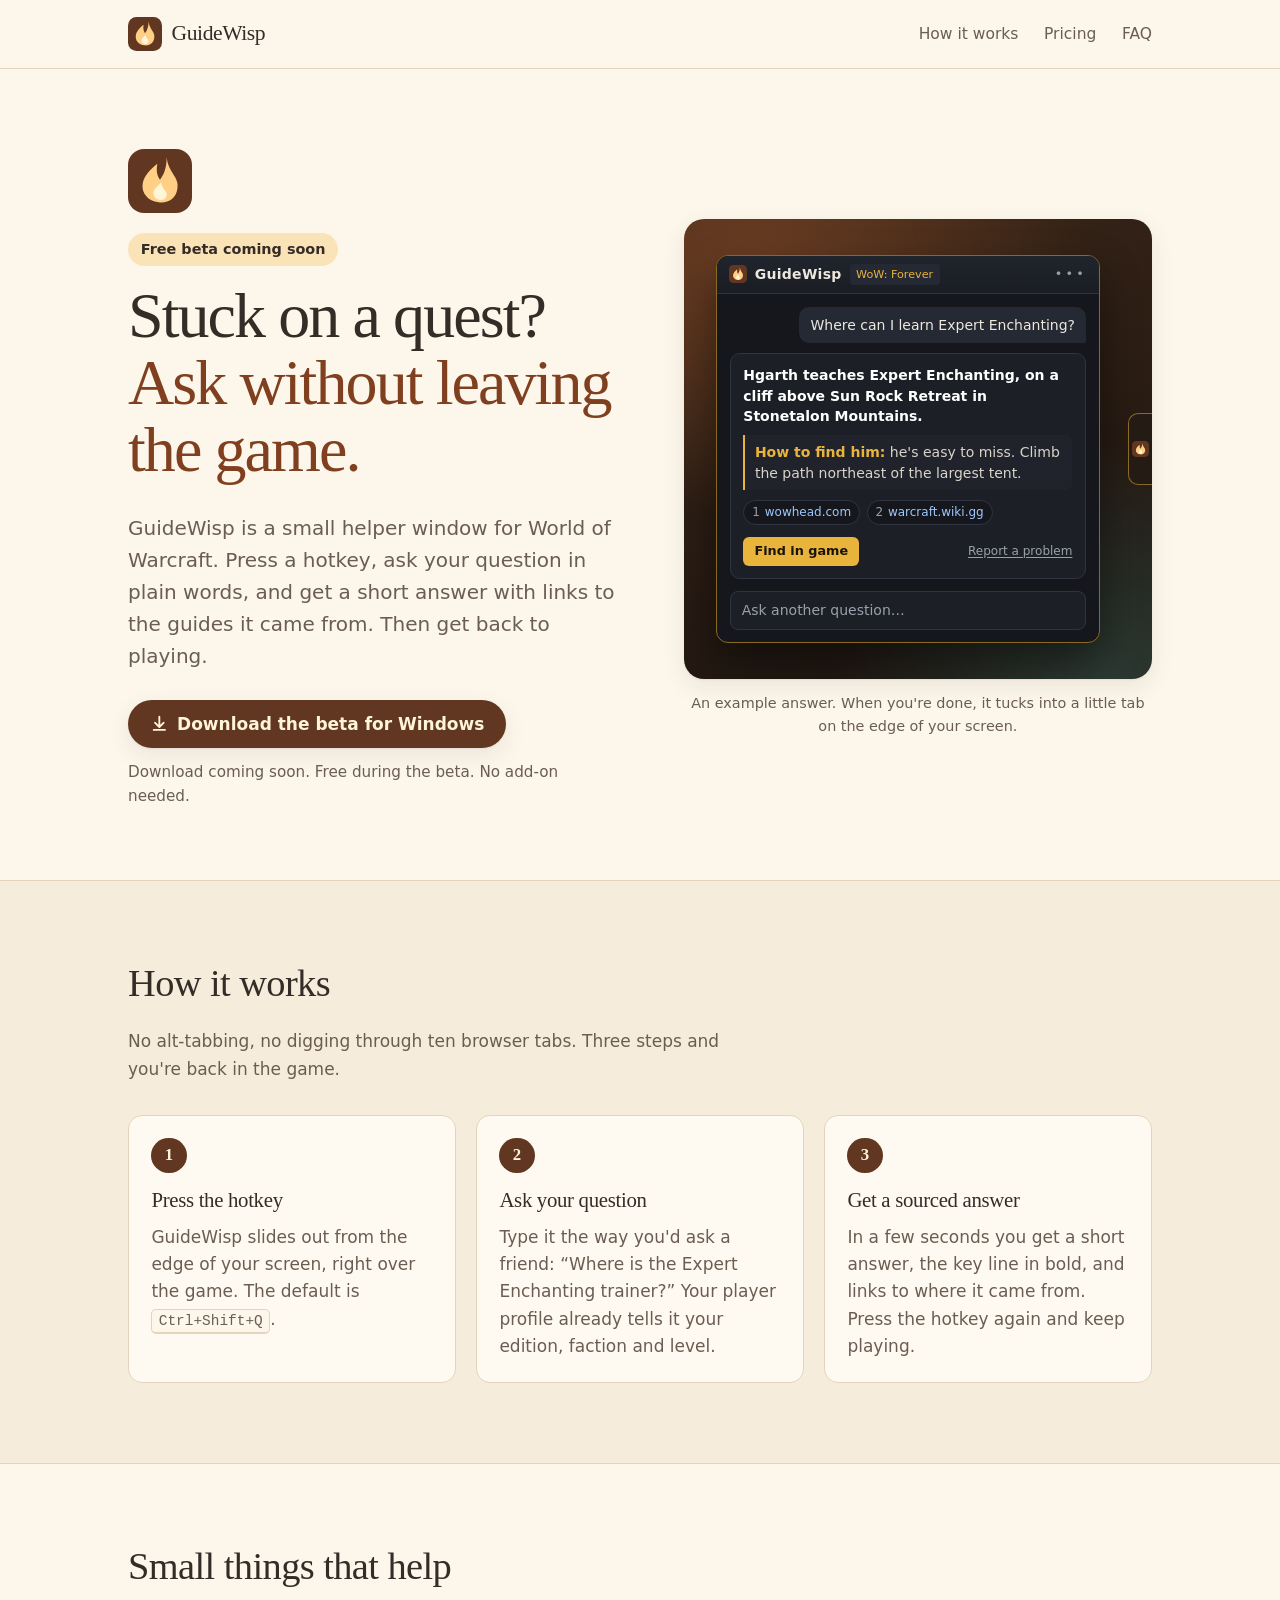
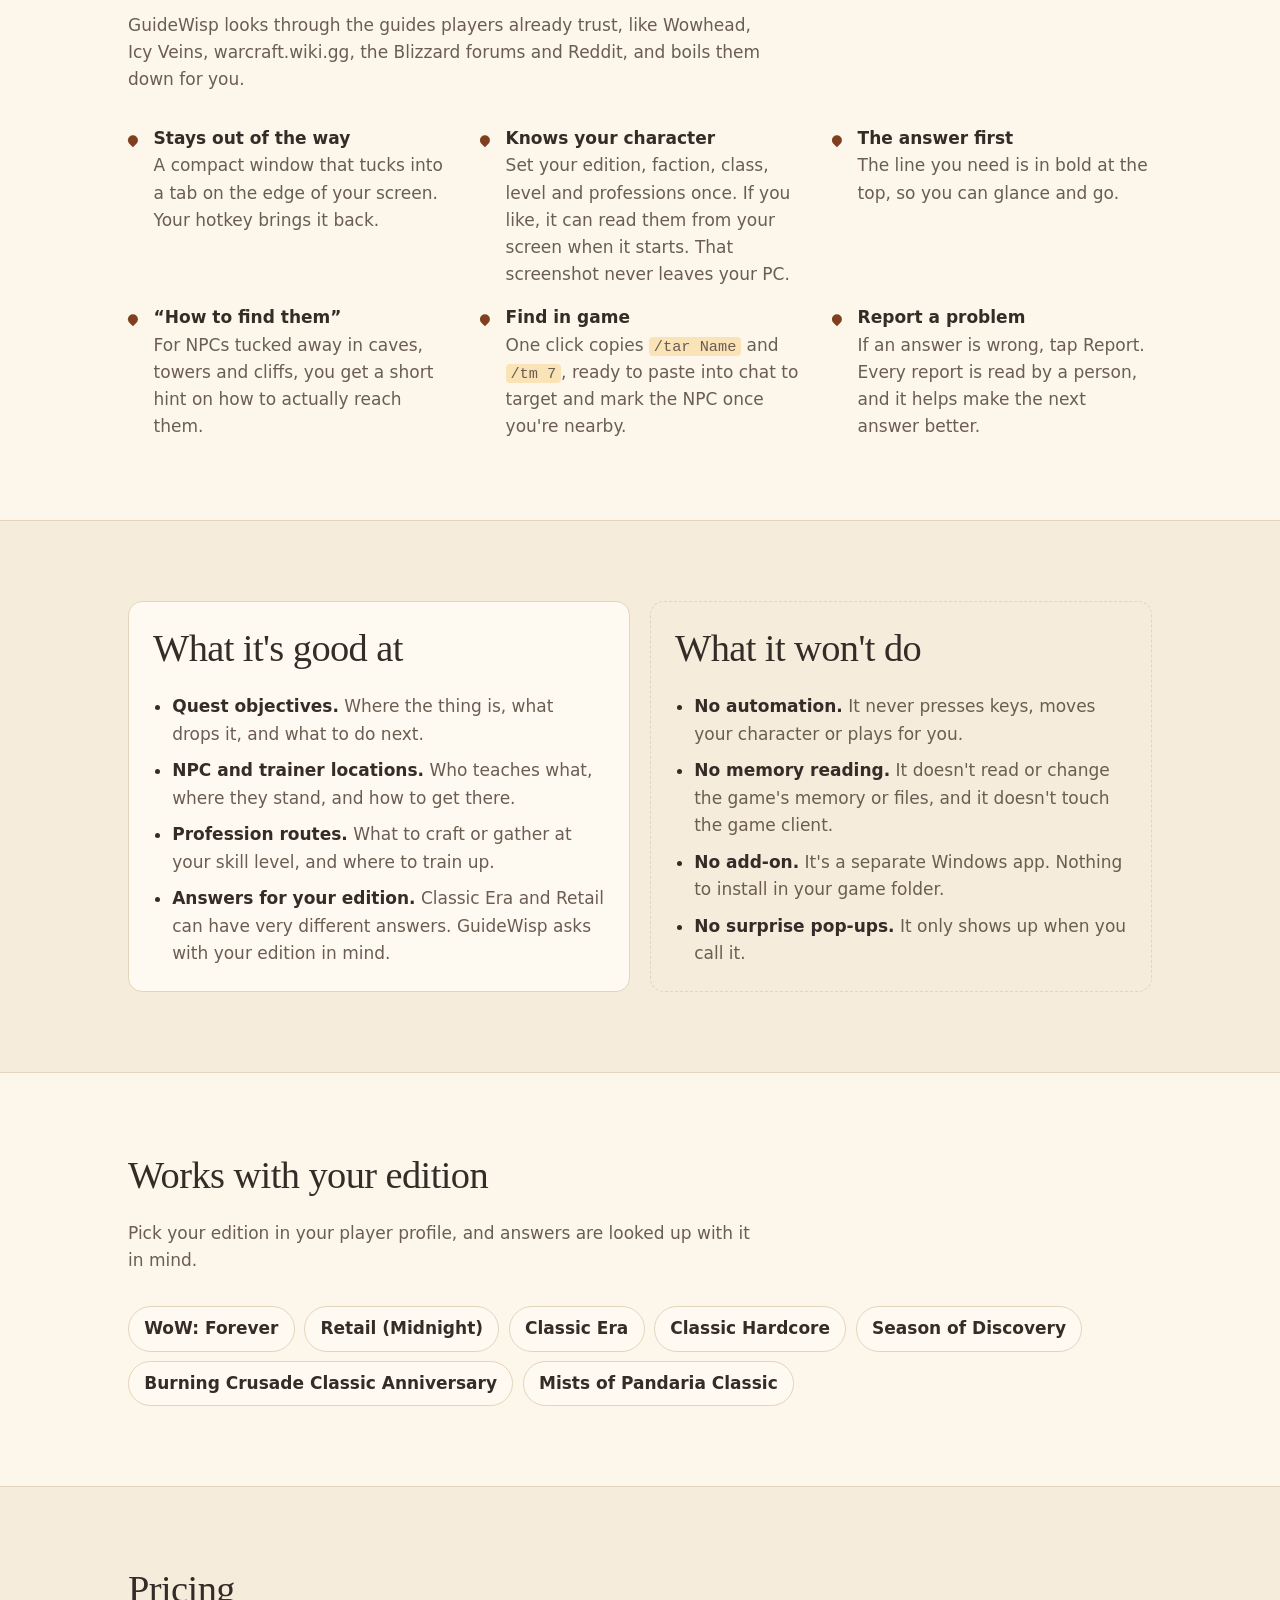
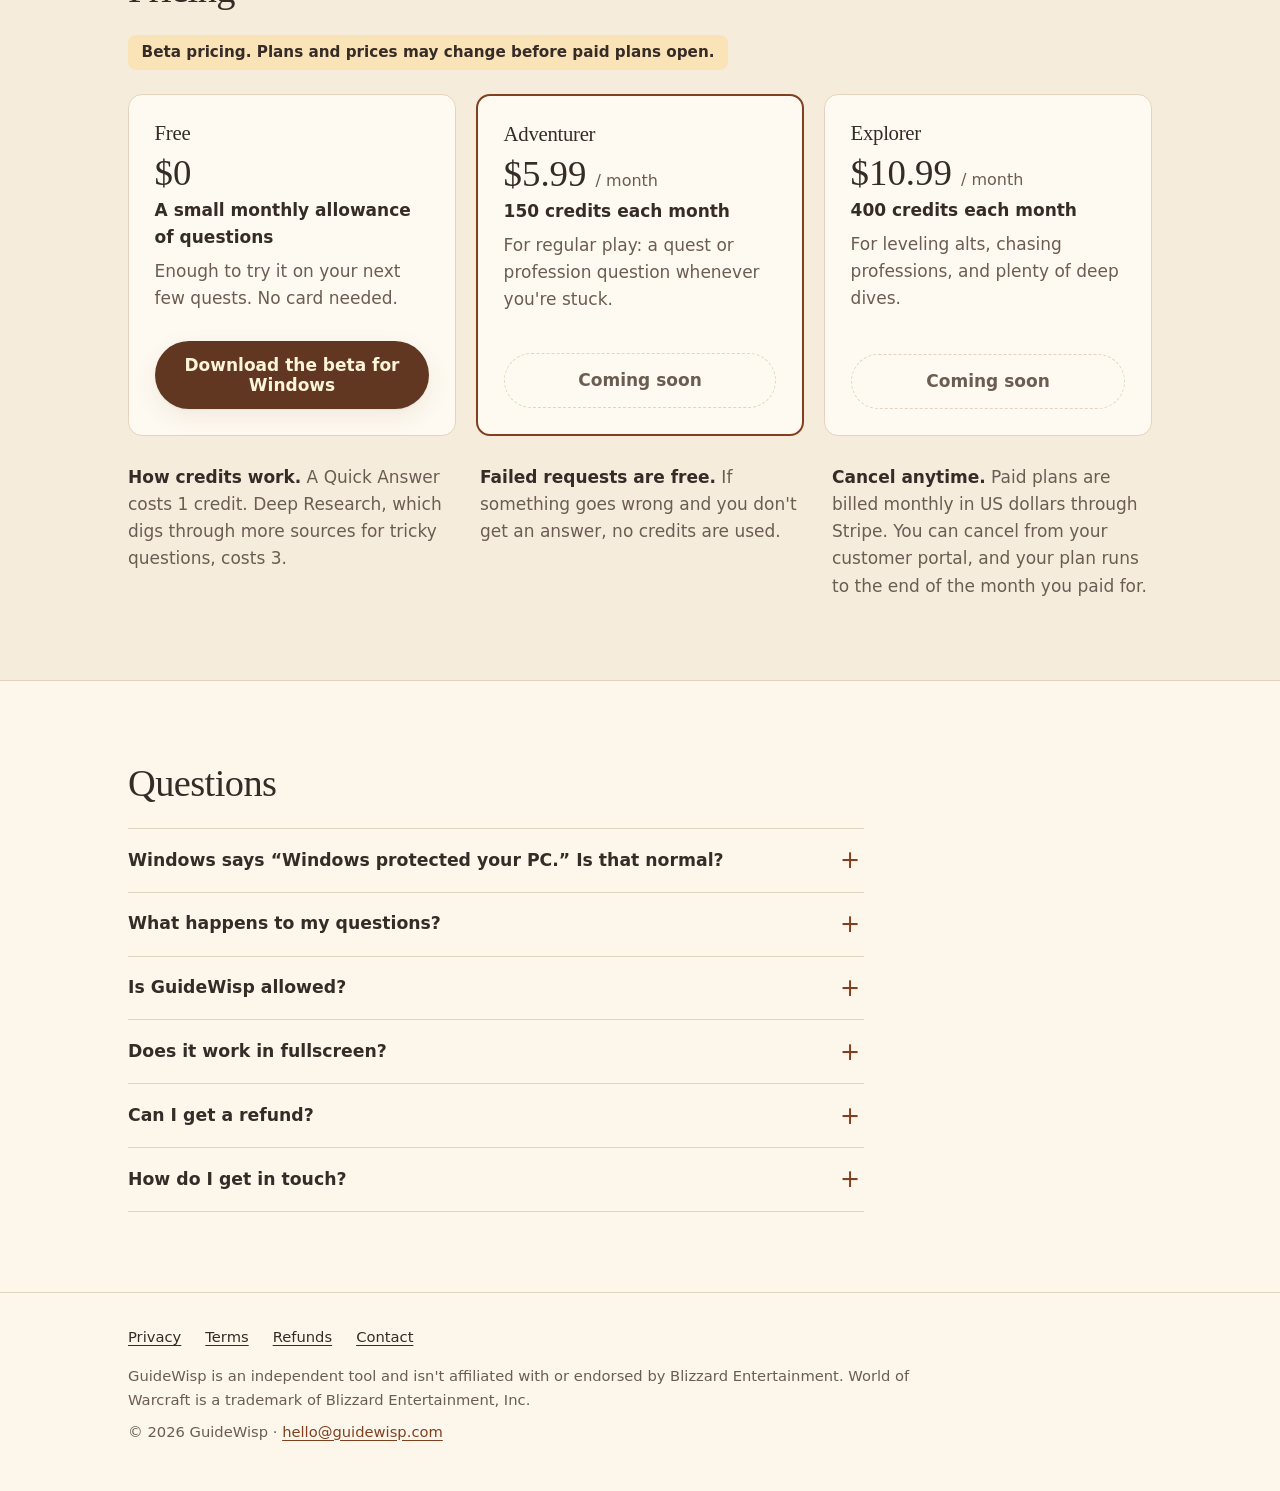
<file: index.html>
<!doctype html>
<html lang="en">
<head>
  <meta charset="utf-8">
  <meta name="viewport" content="width=device-width, initial-scale=1">
  <title>GuideWisp: ask your WoW questions without leaving the game</title>
  <meta name="description" content="Stuck on a quest? GuideWisp is a small Windows helper for World of Warcraft. Press a hotkey, ask in plain words, and get a short answer with links to the guides it came from.">
  <meta name="color-scheme" content="light dark">
  <meta name="theme-color" content="#fcf6eb" media="(prefers-color-scheme: light)">
  <meta name="theme-color" content="#17110d" media="(prefers-color-scheme: dark)">
  <link rel="canonical" href="https://guidewisp.com/">
  <meta property="og:type" content="website">
  <meta property="og:site_name" content="GuideWisp">
  <meta property="og:title" content="GuideWisp: stuck on a quest? Ask without leaving the game.">
  <meta property="og:description" content="A small Windows helper for World of Warcraft. Press a hotkey, ask, and get a short answer with its sources.">
  <meta property="og:url" content="https://guidewisp.com/">
  <meta property="og:image" content="https://guidewisp.com/og-image.png">
  <meta property="og:image:width" content="1200">
  <meta property="og:image:height" content="630">
  <meta property="og:image:alt" content="The GuideWisp logo, a warm flame on a dark brown square, next to the GuideWisp name.">
  <meta name="twitter:card" content="summary_large_image">
  <link rel="icon" href="favicon.svg" type="image/svg+xml">
  <link rel="stylesheet" href="style.css">
</head>
<body>
  <a class="skip" href="#main">Skip to content</a>

  <header class="site-header">
    <div class="wrap">
      <a class="brand" href="index.html" aria-label="GuideWisp home">
        <img src="favicon.svg" alt="" width="34" height="34">
        GuideWisp
      </a>
      <nav class="site-nav" aria-label="Main">
        <a class="optional" href="#how">How it works</a>
        <a href="#pricing">Pricing</a>
        <a href="#faq">FAQ</a>
      </nav>
    </div>
  </header>

  <main id="main">
    <section class="hero">
      <div class="wrap">
        <div>
          <img class="hero-logo" src="favicon.svg" alt="" width="64" height="64">
          <span class="badge">Free beta coming soon</span>
          <h1>Stuck on a quest? <span>Ask without leaving the game.</span></h1>
          <p class="lede">GuideWisp is a small helper window for World of Warcraft. Press a hotkey, ask your question in plain words, and get a short answer with links to the guides it came from. Then get back to playing.</p>
          <div class="cta-row">
            <a class="button" role="link" aria-disabled="true" title="Coming soon">
              <svg viewBox="0 0 20 20" aria-hidden="true"><path fill="currentColor" d="M10 2a1 1 0 0 1 1 1v8.6l2.8-2.8a1 1 0 1 1 1.4 1.4l-4.5 4.5a1 1 0 0 1-1.4 0L4.8 10.2a1 1 0 1 1 1.4-1.4L9 11.6V3a1 1 0 0 1 1-1Zm-6 14h12a1 1 0 1 1 0 2H4a1 1 0 1 1 0-2Z"/></svg>
              Download the beta for Windows
            </a>
            <p class="cta-note">Download coming soon. Free during the beta. No add-on needed.</p>
          </div>
        </div>

        <figure style="margin:0">
          <div class="scene" role="img" aria-label="Illustration of the GuideWisp window. The player asks where to learn Expert Enchanting. The answer, in bold: Hgarth teaches Expert Enchanting, on a cliff above Sun Rock Retreat in Stonetalon Mountains. A hint explains how to reach him, two source links are shown, and a Find in game button sits under the answer.">
            <div class="overlay" aria-hidden="true">
              <div class="ov-bar">
                <img src="favicon.svg" alt="" width="18" height="18">
                <span class="ov-name">GuideWisp</span>
                <span class="ov-chip">WoW: Forever</span>
                <span class="ov-dots">&#8226;&#8226;&#8226;</span>
              </div>
              <div class="ov-body">
                <div class="ov-q">Where can I learn Expert Enchanting?</div>
                <div class="ov-a">
                  <p><strong>Hgarth teaches Expert Enchanting, on a cliff above Sun Rock Retreat in Stonetalon Mountains.</strong></p>
                  <div class="ov-hint"><b>How to find him:</b> he's easy to miss. Climb the path northeast of the largest tent.</div>
                  <div class="ov-sources">
                    <span class="ov-source"><span>1</span> wowhead.com</span>
                    <span class="ov-source"><span>2</span> warcraft.wiki.gg</span>
                  </div>
                  <div class="ov-actions">
                    <span class="ov-find">Find in game</span>
                    <span class="ov-report">Report a problem</span>
                  </div>
                </div>
              </div>
              <div class="ov-input">Ask another question&hellip;</div>
            </div>
            <span class="edge-tab" aria-hidden="true"><img src="favicon.svg" alt="" width="16" height="16"></span>
          </div>
          <figcaption class="scene-caption">An example answer. When you're done, it tucks into a little tab on the edge of your screen.</figcaption>
        </figure>
      </div>
    </section>

    <section class="section soft" id="how">
      <div class="wrap">
        <h2>How it works</h2>
        <p class="section-intro">No alt-tabbing, no digging through ten browser tabs. Three steps and you're back in the game.</p>
        <ol class="steps">
          <li>
            <h3>Press the hotkey</h3>
            <p>GuideWisp slides out from the edge of your screen, right over the game. The default is <kbd>Ctrl+Shift+Q</kbd>.</p>
          </li>
          <li>
            <h3>Ask your question</h3>
            <p>Type it the way you'd ask a friend: &ldquo;Where is the Expert Enchanting trainer?&rdquo; Your player profile already tells it your edition, faction and level.</p>
          </li>
          <li>
            <h3>Get a sourced answer</h3>
            <p>In a few seconds you get a short answer, the key line in bold, and links to where it came from. Press the hotkey again and keep playing.</p>
          </li>
        </ol>
      </div>
    </section>

    <section class="section">
      <div class="wrap">
        <h2>Small things that help</h2>
        <p class="section-intro">GuideWisp looks through the guides players already trust, like Wowhead, Icy Veins, warcraft.wiki.gg, the Blizzard forums and Reddit, and boils them down for you.</p>
        <ul class="features">
          <li><strong>Stays out of the way</strong><span>A compact window that tucks into a tab on the edge of your screen. Your hotkey brings it back.</span></li>
          <li><strong>Knows your character</strong><span>Set your edition, faction, class, level and professions once. If you like, it can read them from your screen when it starts. That screenshot never leaves your PC.</span></li>
          <li><strong>The answer first</strong><span>The line you need is in bold at the top, so you can glance and go.</span></li>
          <li><strong>&ldquo;How to find them&rdquo;</strong><span>For NPCs tucked away in caves, towers and cliffs, you get a short hint on how to actually reach them.</span></li>
          <li><strong>Find in game</strong><span>One click copies <code>/tar Name</code> and <code>/tm 7</code>, ready to paste into chat to target and mark the NPC once you're nearby.</span></li>
          <li><strong>Report a problem</strong><span>If an answer is wrong, tap Report. Every report is read by a person, and it helps make the next answer better.</span></li>
        </ul>
      </div>
    </section>

    <section class="section soft">
      <div class="wrap">
        <div class="two-col">
          <div class="panel">
            <h2>What it's good at</h2>
            <ul>
              <li><strong>Quest objectives.</strong> <span>Where the thing is, what drops it, and what to do next.</span></li>
              <li><strong>NPC and trainer locations.</strong> <span>Who teaches what, where they stand, and how to get there.</span></li>
              <li><strong>Profession routes.</strong> <span>What to craft or gather at your skill level, and where to train up.</span></li>
              <li><strong>Answers for your edition.</strong> <span>Classic Era and Retail can have very different answers. GuideWisp asks with your edition in mind.</span></li>
            </ul>
          </div>
          <div class="panel wont">
            <h2>What it won't do</h2>
            <ul>
              <li><strong>No automation.</strong> <span>It never presses keys, moves your character or plays for you.</span></li>
              <li><strong>No memory reading.</strong> <span>It doesn't read or change the game's memory or files, and it doesn't touch the game client.</span></li>
              <li><strong>No add-on.</strong> <span>It's a separate Windows app. Nothing to install in your game folder.</span></li>
              <li><strong>No surprise pop-ups.</strong> <span>It only shows up when you call it.</span></li>
            </ul>
          </div>
        </div>
      </div>
    </section>

    <section class="section" id="editions">
      <div class="wrap">
        <h2>Works with your edition</h2>
        <p class="section-intro">Pick your edition in your player profile, and answers are looked up with it in mind.</p>
        <ul class="editions">
          <li>WoW: Forever</li>
          <li>Retail (Midnight)</li>
          <li>Classic Era</li>
          <li>Classic Hardcore</li>
          <li>Season of Discovery</li>
          <li>Burning Crusade Classic Anniversary</li>
          <li>Mists of Pandaria Classic</li>
        </ul>
      </div>
    </section>

    <section class="section soft" id="pricing">
      <div class="wrap">
        <h2>Pricing</h2>
        <span class="notice">Beta pricing. Plans and prices may change before paid plans open.</span>
        <div class="plans">
          <article class="plan">
            <h3>Free</h3>
            <p class="price">$0</p>
            <p class="allowance">A small monthly allowance of questions</p>
            <p>Enough to try it on your next few quests. No card needed.</p>
            <div class="plan-cta"><a class="button" role="link" aria-disabled="true" title="Coming soon">Download the beta for Windows</a></div>
          </article>
          <article class="plan featured">
            <h3>Adventurer</h3>
            <p class="price">$5.99 <small>/ month</small></p>
            <p class="allowance">150 credits each month</p>
            <p>For regular play: a quest or profession question whenever you're stuck.</p>
            <div class="plan-cta"><span class="soon">Coming soon</span></div>
          </article>
          <article class="plan">
            <h3>Explorer</h3>
            <p class="price">$10.99 <small>/ month</small></p>
            <p class="allowance">400 credits each month</p>
            <p>For leveling alts, chasing professions, and plenty of deep dives.</p>
            <div class="plan-cta"><span class="soon">Coming soon</span></div>
          </article>
        </div>
        <div class="credit-notes">
          <p><strong>How credits work.</strong> A Quick Answer costs 1 credit. Deep Research, which digs through more sources for tricky questions, costs 3.</p>
          <p><strong>Failed requests are free.</strong> If something goes wrong and you don't get an answer, no credits are used.</p>
          <p><strong>Cancel anytime.</strong> Paid plans are billed monthly in US dollars through Stripe. You can cancel from your customer portal, and your plan runs to the end of the month you paid for.</p>
        </div>
      </div>
    </section>

    <section class="section" id="faq">
      <div class="wrap">
        <h2>Questions</h2>
        <div class="faq">
          <details>
            <summary>Windows says &ldquo;Windows protected your PC.&rdquo; Is that normal?</summary>
            <div>
              <p>Yes. The beta isn't code-signed yet, so Windows SmartScreen shows a blue warning the first time you open it. Click <strong>More info</strong>, then <strong>Run anyway</strong>. You only need to do this once.</p>
            </div>
          </details>
          <details>
            <summary>What happens to my questions?</summary>
            <div>
              <p>There's no account, just an anonymous random id for each install. Your question goes through our server to the AI service and web search that find your answer, and usage sharing stays off unless you turn it on. <a href="privacy.html">Read the privacy policy</a>.</p>
            </div>
          </details>
          <details>
            <summary>Is GuideWisp allowed?</summary>
            <div>
              <p>GuideWisp is a separate Windows app. It doesn't read the game's memory, automate anything or interact with the game client, and there's no add-on. In that way it's a lot like having a guide open in a browser window.</p>
              <p>That said, Blizzard hasn't reviewed or approved GuideWisp, and their rules are theirs to decide. If you're ever unsure, check Blizzard's own policies.</p>
            </div>
          </details>
          <details>
            <summary>Does it work in fullscreen?</summary>
            <div>
              <p>Set WoW to Windowed or Windowed (Fullscreen). Exclusive fullscreen hides the GuideWisp window.</p>
            </div>
          </details>
          <details>
            <summary>Can I get a refund?</summary>
            <div>
              <p>Credits aren't refunded for answers, but if an answer is wrong, please tap <strong>Report a problem</strong>; every report is read by hand. Failed requests never cost anything. Billing mistakes, like a double charge or a charge after you cancelled, are refunded if you email us within 14 days. <a href="refunds.html">See the refund policy</a>.</p>
            </div>
          </details>
          <details id="contact">
            <summary>How do I get in touch?</summary>
            <div>
              <p>Email <a href="mailto:hello@guidewisp.com">hello@guidewisp.com</a>. GuideWisp is made by one independent developer, so it's a real person who'll read it.</p>
            </div>
          </details>
        </div>
      </div>
    </section>
  </main>

  <footer class="site-footer">
    <div class="wrap">
      <ul class="footer-links">
        <li><a href="privacy.html">Privacy</a></li>
        <li><a href="terms.html">Terms</a></li>
        <li><a href="refunds.html">Refunds</a></li>
        <li><a href="mailto:hello@guidewisp.com">Contact</a></li>
      </ul>
      <p>GuideWisp is an independent tool and isn't affiliated with or endorsed by Blizzard Entertainment. World of Warcraft is a trademark of Blizzard Entertainment, Inc.</p>
      <p>&copy; 2026 GuideWisp &middot; <a href="mailto:hello@guidewisp.com">hello@guidewisp.com</a></p>
    </div>
  </footer>
</body>
</html>
</file>
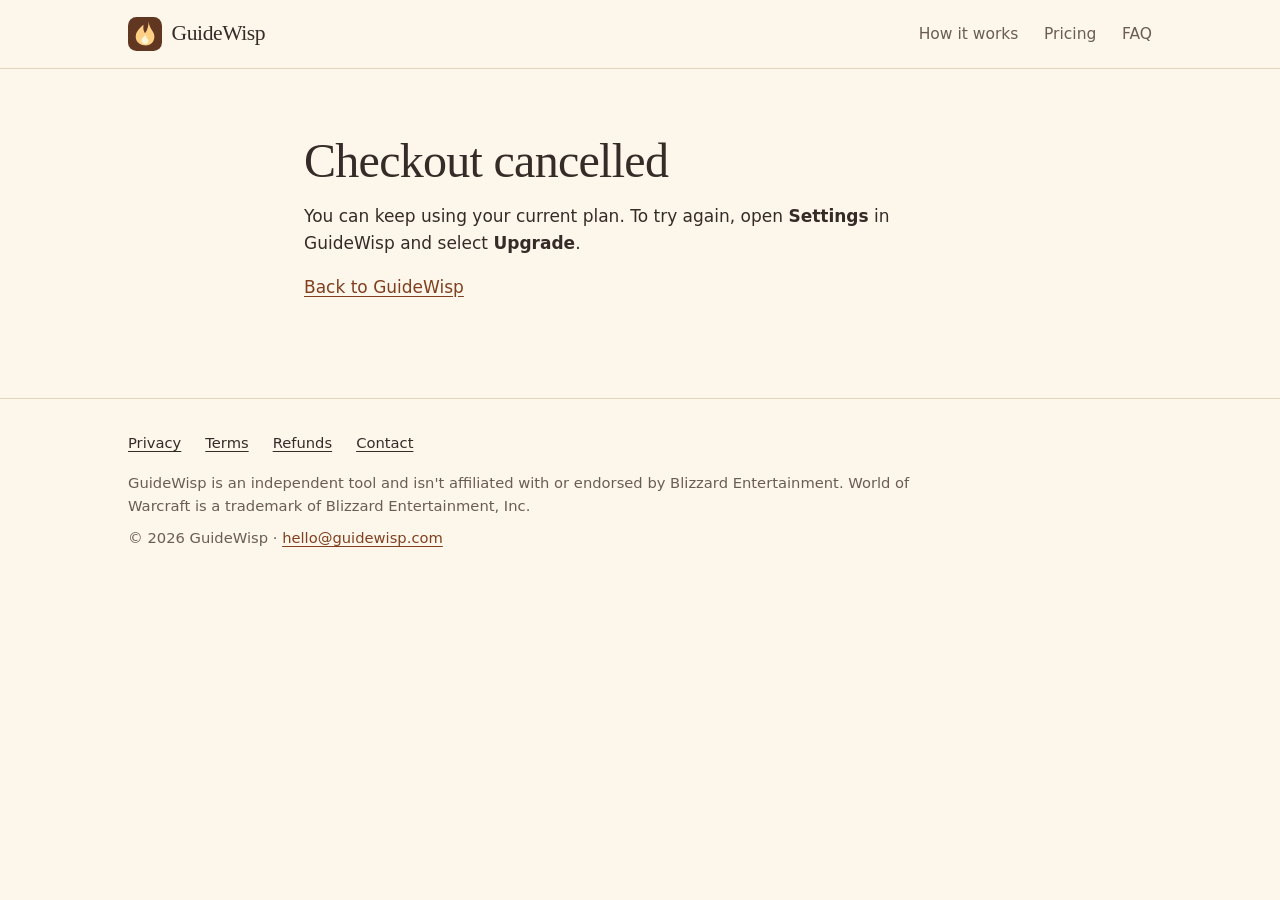
<file: cancelled.html>
<!doctype html>
<html lang="en">
<head>
  <meta charset="utf-8">
  <meta name="viewport" content="width=device-width, initial-scale=1">
  <title>Checkout cancelled · GuideWisp</title>
  <meta name="description" content="You can return to GuideWisp and keep using your plan.">
  <meta name="color-scheme" content="light dark">
  <meta name="theme-color" content="#fcf6eb" media="(prefers-color-scheme: light)">
  <meta name="theme-color" content="#17110d" media="(prefers-color-scheme: dark)">
  <link rel="canonical" href="https://guidewisp.com/cancelled.html">
  <meta property="og:type" content="website">
  <meta property="og:site_name" content="GuideWisp">
  <meta property="og:title" content="Checkout cancelled · GuideWisp">
  <meta property="og:description" content="You can return to GuideWisp and keep using your plan.">
  <meta property="og:url" content="https://guidewisp.com/cancelled.html">
  <meta property="og:image" content="https://guidewisp.com/og-image.png">
  <meta name="twitter:card" content="summary_large_image">
  <link rel="icon" href="favicon.svg" type="image/svg+xml">
  <link rel="stylesheet" href="style.css">
</head>
<body>
  <a class="skip" href="#main">Skip to content</a>

  <header class="site-header">
    <div class="wrap">
      <a class="brand" href="index.html" aria-label="GuideWisp home">
        <img src="favicon.svg" alt="" width="34" height="34">
        GuideWisp
      </a>
      <nav class="site-nav" aria-label="Main">
        <a class="optional" href="index.html#how">How it works</a>
        <a href="index.html#pricing">Pricing</a>
        <a href="index.html#faq">FAQ</a>
      </nav>
    </div>
  </header>

  <main id="main" class="doc">
    <div class="wrap">
      <h1>Checkout cancelled</h1>
      <p>You can keep using your current plan. To try again, open <strong>Settings</strong> in GuideWisp and select <strong>Upgrade</strong>.</p>
      <p><a href="index.html">Back to GuideWisp</a></p>
    </div>
  </main>

  <footer class="site-footer">
    <div class="wrap">
      <ul class="footer-links">
        <li><a href="privacy.html">Privacy</a></li>
        <li><a href="terms.html">Terms</a></li>
        <li><a href="refunds.html">Refunds</a></li>
        <li><a href="mailto:hello@guidewisp.com">Contact</a></li>
      </ul>
      <p>GuideWisp is an independent tool and isn't affiliated with or endorsed by Blizzard Entertainment. World of Warcraft is a trademark of Blizzard Entertainment, Inc.</p>
      <p>&copy; 2026 GuideWisp &middot; <a href="mailto:hello@guidewisp.com">hello@guidewisp.com</a></p>
    </div>
  </footer>
</body>
</html>
</file>
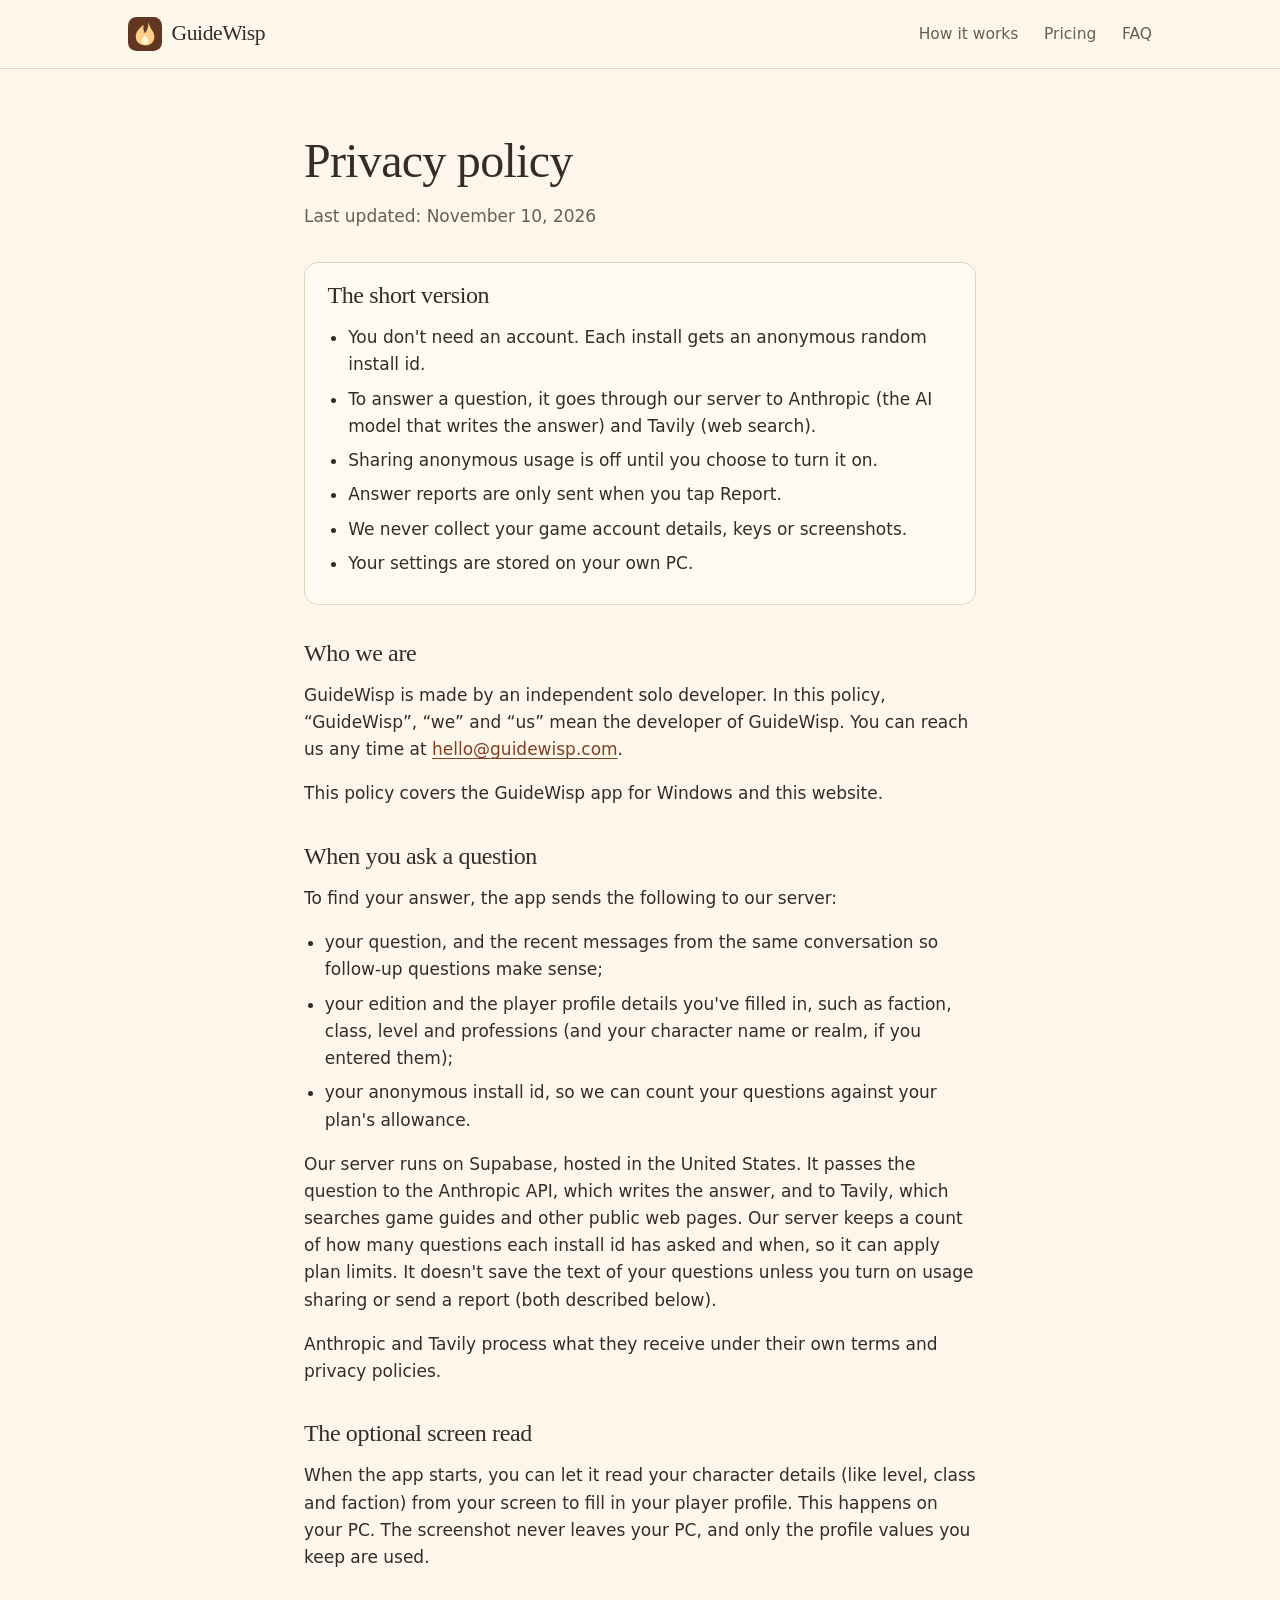
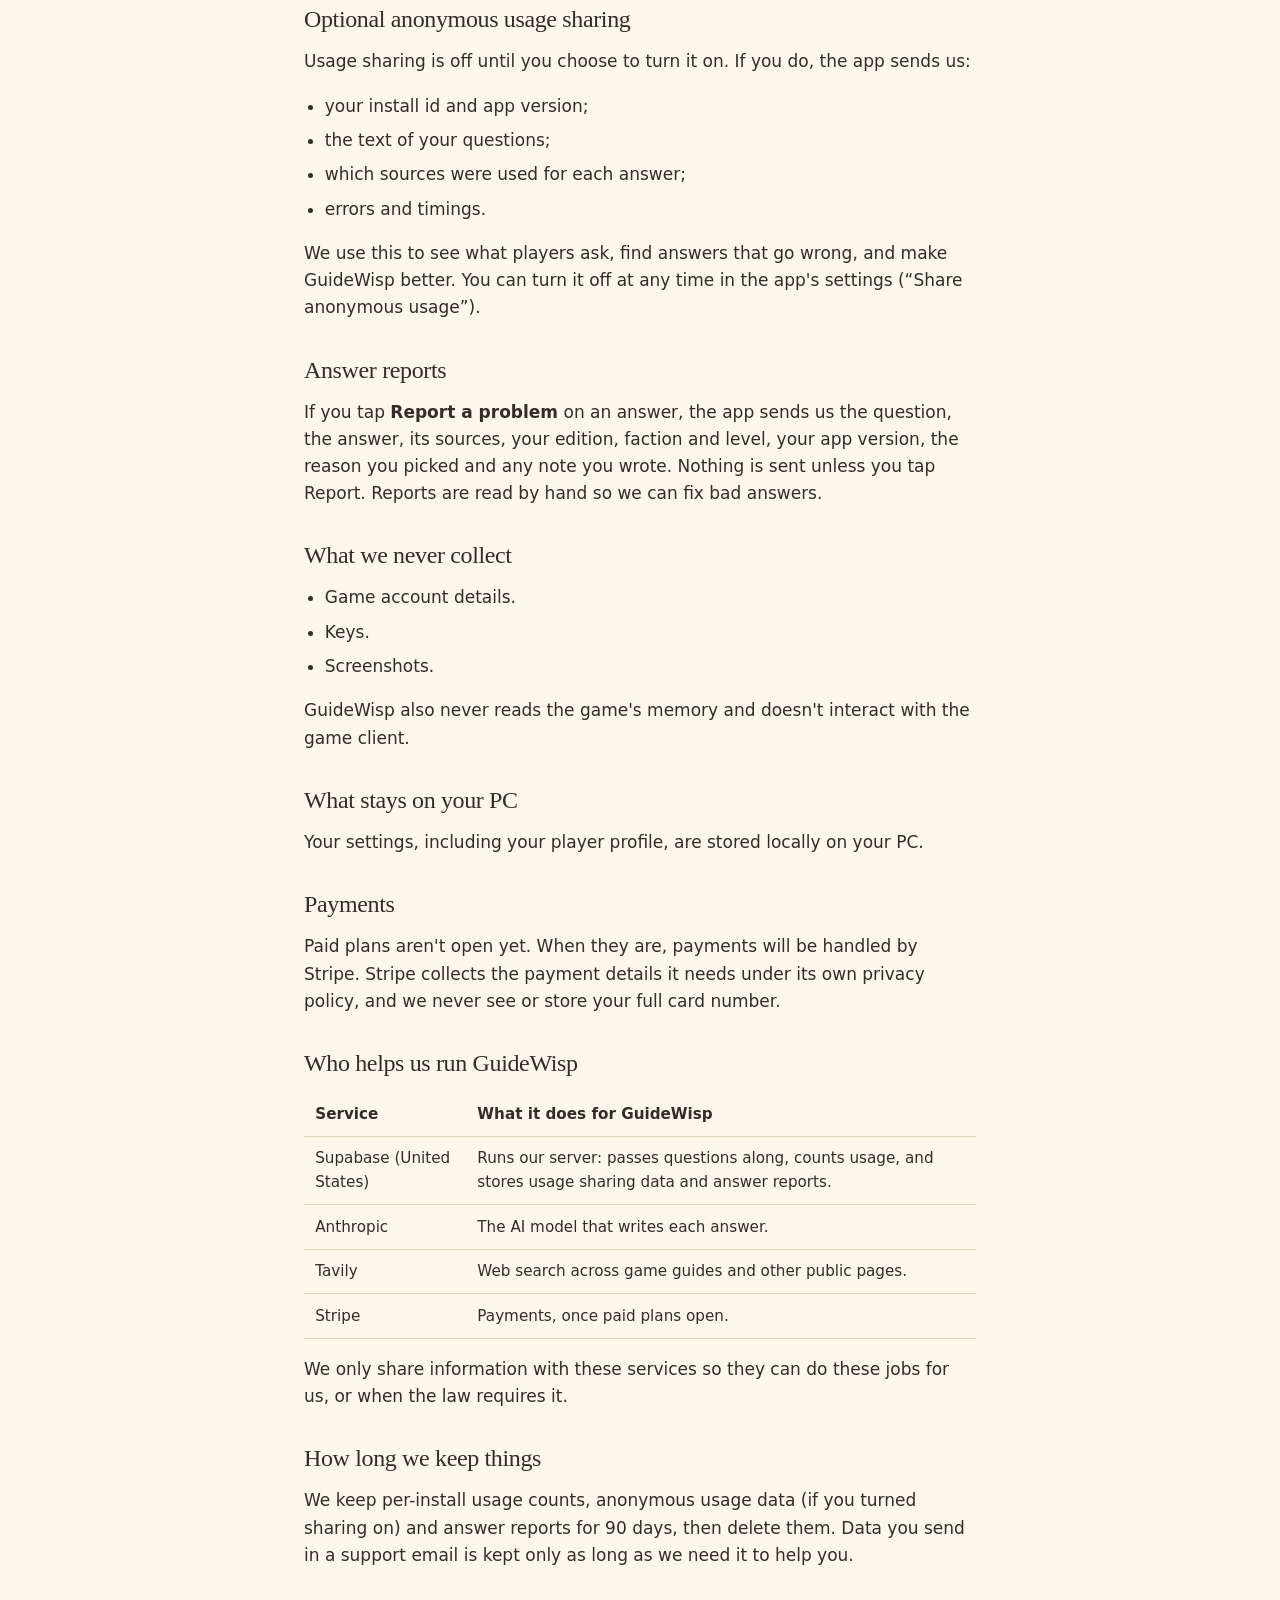
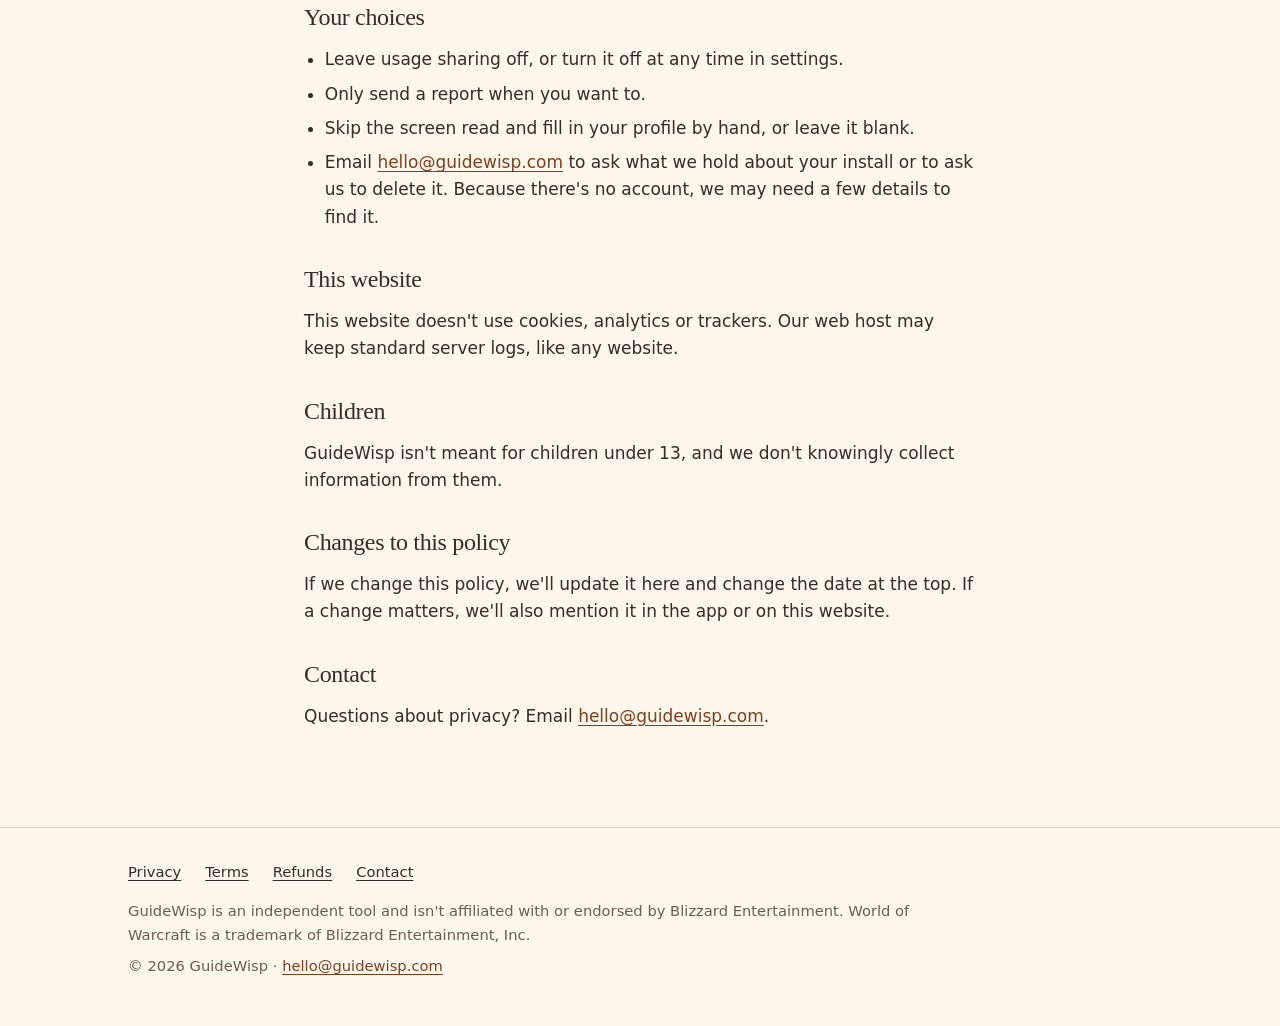
<file: privacy.html>
<!doctype html>
<!-- Draft for Chris's review; not legal advice. -->
<html lang="en">
<head>
  <meta charset="utf-8">
  <meta name="viewport" content="width=device-width, initial-scale=1">
  <title>Privacy policy · GuideWisp</title>
  <meta name="description" content="What GuideWisp collects, what it never collects, and who helps answer your questions.">
  <meta name="color-scheme" content="light dark">
  <meta name="theme-color" content="#fcf6eb" media="(prefers-color-scheme: light)">
  <meta name="theme-color" content="#17110d" media="(prefers-color-scheme: dark)">
  <link rel="canonical" href="https://guidewisp.com/privacy.html">
  <meta property="og:type" content="website">
  <meta property="og:site_name" content="GuideWisp">
  <meta property="og:title" content="GuideWisp privacy policy">
  <meta property="og:description" content="What GuideWisp collects, what it never collects, and who helps answer your questions.">
  <meta property="og:url" content="https://guidewisp.com/privacy.html">
  <meta property="og:image" content="https://guidewisp.com/og-image.png">
  <meta name="twitter:card" content="summary_large_image">
  <link rel="icon" href="favicon.svg" type="image/svg+xml">
  <link rel="stylesheet" href="style.css">
</head>
<body>
  <a class="skip" href="#main">Skip to content</a>

  <header class="site-header">
    <div class="wrap">
      <a class="brand" href="index.html" aria-label="GuideWisp home">
        <img src="favicon.svg" alt="" width="34" height="34">
        GuideWisp
      </a>
      <nav class="site-nav" aria-label="Main">
        <a class="optional" href="index.html#how">How it works</a>
        <a href="index.html#pricing">Pricing</a>
        <a href="index.html#faq">FAQ</a>
      </nav>
    </div>
  </header>

  <main id="main" class="doc">
    <div class="wrap">
      <h1>Privacy policy</h1>
      <p class="updated">Last updated: November 10, 2026</p>

      <div class="summary">
        <h2 style="margin-top:0">The short version</h2>
        <ul>
          <li>You don't need an account. Each install gets an anonymous random install id.</li>
          <li>To answer a question, it goes through our server to Anthropic (the AI model that writes the answer) and Tavily (web search).</li>
          <li>Sharing anonymous usage is off until you choose to turn it on.</li>
          <li>Answer reports are only sent when you tap Report.</li>
          <li>We never collect your game account details, keys or screenshots.</li>
          <li>Your settings are stored on your own PC.</li>
        </ul>
      </div>

      <h2>Who we are</h2>
      <p>GuideWisp is made by an independent solo developer. In this policy, &ldquo;GuideWisp&rdquo;, &ldquo;we&rdquo; and &ldquo;us&rdquo; mean the developer of GuideWisp. You can reach us any time at <a href="mailto:hello@guidewisp.com">hello@guidewisp.com</a>.</p>
      <p>This policy covers the GuideWisp app for Windows and this website.</p>

      <h2>When you ask a question</h2>
      <p>To find your answer, the app sends the following to our server:</p>
      <ul>
        <li>your question, and the recent messages from the same conversation so follow-up questions make sense;</li>
        <li>your edition and the player profile details you've filled in, such as faction, class, level and professions (and your character name or realm, if you entered them);</li>
        <li>your anonymous install id, so we can count your questions against your plan's allowance.</li>
      </ul>
      <p>Our server runs on Supabase, hosted in the United States. It passes the question to the Anthropic API, which writes the answer, and to Tavily, which searches game guides and other public web pages. Our server keeps a count of how many questions each install id has asked and when, so it can apply plan limits. It doesn't save the text of your questions unless you turn on usage sharing or send a report (both described below).</p>
      <p>Anthropic and Tavily process what they receive under their own terms and privacy policies.</p>

      <h2>The optional screen read</h2>
      <p>When the app starts, you can let it read your character details (like level, class and faction) from your screen to fill in your player profile. This happens on your PC. The screenshot never leaves your PC, and only the profile values you keep are used.</p>

      <h2>Optional anonymous usage sharing</h2>
      <p>Usage sharing is off until you choose to turn it on. If you do, the app sends us:</p>
      <ul>
        <li>your install id and app version;</li>
        <li>the text of your questions;</li>
        <li>which sources were used for each answer;</li>
        <li>errors and timings.</li>
      </ul>
      <p>We use this to see what players ask, find answers that go wrong, and make GuideWisp better. You can turn it off at any time in the app's settings (&ldquo;Share anonymous usage&rdquo;).</p>

      <h2>Answer reports</h2>
      <p>If you tap <strong>Report a problem</strong> on an answer, the app sends us the question, the answer, its sources, your edition, faction and level, your app version, the reason you picked and any note you wrote. Nothing is sent unless you tap Report. Reports are read by hand so we can fix bad answers.</p>

      <h2>What we never collect</h2>
      <ul>
        <li>Game account details.</li>
        <li>Keys.</li>
        <li>Screenshots.</li>
      </ul>
      <p>GuideWisp also never reads the game's memory and doesn't interact with the game client.</p>

      <h2>What stays on your PC</h2>
      <p>Your settings, including your player profile, are stored locally on your PC.</p>

      <h2>Payments</h2>
      <p>Paid plans aren't open yet. When they are, payments will be handled by Stripe. Stripe collects the payment details it needs under its own privacy policy, and we never see or store your full card number.</p>

      <h2>Who helps us run GuideWisp</h2>
      <div class="table-wrap">
        <table>
          <thead><tr><th>Service</th><th>What it does for GuideWisp</th></tr></thead>
          <tbody>
            <tr><td>Supabase (United States)</td><td>Runs our server: passes questions along, counts usage, and stores usage sharing data and answer reports.</td></tr>
            <tr><td>Anthropic</td><td>The AI model that writes each answer.</td></tr>
            <tr><td>Tavily</td><td>Web search across game guides and other public pages.</td></tr>
            <tr><td>Stripe</td><td>Payments, once paid plans open.</td></tr>
          </tbody>
        </table>
      </div>
      <p>We only share information with these services so they can do these jobs for us, or when the law requires it.</p>

      <h2>How long we keep things</h2>
      <p>We keep per-install usage counts, anonymous usage data (if you turned sharing on) and answer reports for 90 days, then delete them. Data you send in a support email is kept only as long as we need it to help you.</p>

      <h2>Your choices</h2>
      <ul>
        <li>Leave usage sharing off, or turn it off at any time in settings.</li>
        <li>Only send a report when you want to.</li>
        <li>Skip the screen read and fill in your profile by hand, or leave it blank.</li>
        <li>Email <a href="mailto:hello@guidewisp.com">hello@guidewisp.com</a> to ask what we hold about your install or to ask us to delete it. Because there's no account, we may need a few details to find it.</li>
      </ul>

      <h2>This website</h2>
      <p>This website doesn't use cookies, analytics or trackers. Our web host may keep standard server logs, like any website.</p>

      <h2>Children</h2>
      <p>GuideWisp isn't meant for children under 13, and we don't knowingly collect information from them.</p>

      <h2>Changes to this policy</h2>
      <p>If we change this policy, we'll update it here and change the date at the top. If a change matters, we'll also mention it in the app or on this website.</p>

      <h2>Contact</h2>
      <p>Questions about privacy? Email <a href="mailto:hello@guidewisp.com">hello@guidewisp.com</a>.</p>
    </div>
  </main>

  <footer class="site-footer">
    <div class="wrap">
      <ul class="footer-links">
        <li><a href="privacy.html">Privacy</a></li>
        <li><a href="terms.html">Terms</a></li>
        <li><a href="refunds.html">Refunds</a></li>
        <li><a href="mailto:hello@guidewisp.com">Contact</a></li>
      </ul>
      <p>GuideWisp is an independent tool and isn't affiliated with or endorsed by Blizzard Entertainment. World of Warcraft is a trademark of Blizzard Entertainment, Inc.</p>
      <p>&copy; 2026 GuideWisp &middot; <a href="mailto:hello@guidewisp.com">hello@guidewisp.com</a></p>
    </div>
  </footer>
</body>
</html>
</file>
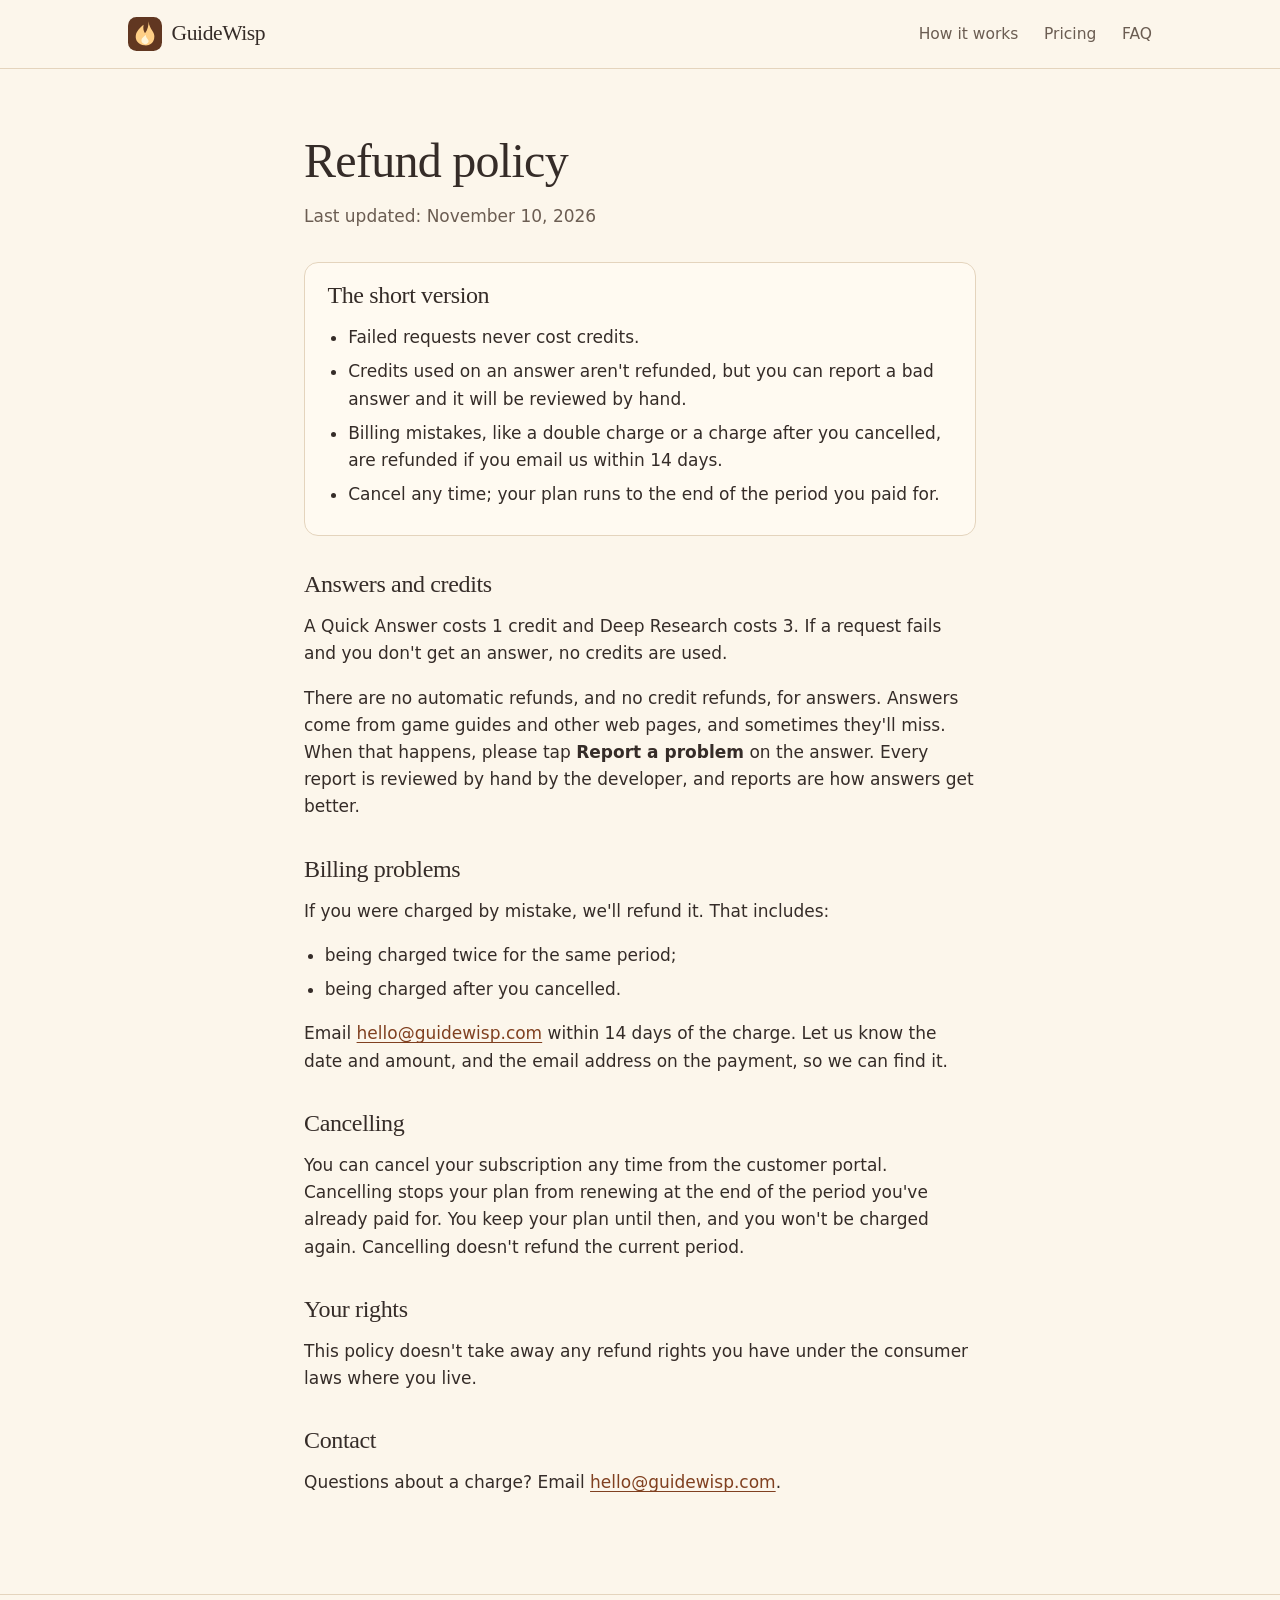
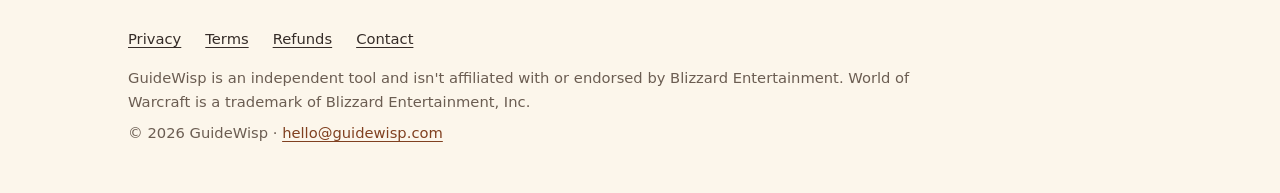
<file: refunds.html>
<!doctype html>
<!-- Draft for Chris's review; not legal advice. -->
<html lang="en">
<head>
  <meta charset="utf-8">
  <meta name="viewport" content="width=device-width, initial-scale=1">
  <title>Refund policy · GuideWisp</title>
  <meta name="description" content="How refunds, cancellations and bad-answer reports work at GuideWisp.">
  <meta name="color-scheme" content="light dark">
  <meta name="theme-color" content="#fcf6eb" media="(prefers-color-scheme: light)">
  <meta name="theme-color" content="#17110d" media="(prefers-color-scheme: dark)">
  <link rel="canonical" href="https://guidewisp.com/refunds.html">
  <meta property="og:type" content="website">
  <meta property="og:site_name" content="GuideWisp">
  <meta property="og:title" content="GuideWisp refund policy">
  <meta property="og:description" content="How refunds, cancellations and bad-answer reports work at GuideWisp.">
  <meta property="og:url" content="https://guidewisp.com/refunds.html">
  <meta property="og:image" content="https://guidewisp.com/og-image.png">
  <meta name="twitter:card" content="summary_large_image">
  <link rel="icon" href="favicon.svg" type="image/svg+xml">
  <link rel="stylesheet" href="style.css">
</head>
<body>
  <a class="skip" href="#main">Skip to content</a>

  <header class="site-header">
    <div class="wrap">
      <a class="brand" href="index.html" aria-label="GuideWisp home">
        <img src="favicon.svg" alt="" width="34" height="34">
        GuideWisp
      </a>
      <nav class="site-nav" aria-label="Main">
        <a class="optional" href="index.html#how">How it works</a>
        <a href="index.html#pricing">Pricing</a>
        <a href="index.html#faq">FAQ</a>
      </nav>
    </div>
  </header>

  <main id="main" class="doc">
    <div class="wrap">
      <h1>Refund policy</h1>
      <p class="updated">Last updated: November 10, 2026</p>

      <div class="summary">
        <h2 style="margin-top:0">The short version</h2>
        <ul>
          <li>Failed requests never cost credits.</li>
          <li>Credits used on an answer aren't refunded, but you can report a bad answer and it will be reviewed by hand.</li>
          <li>Billing mistakes, like a double charge or a charge after you cancelled, are refunded if you email us within 14 days.</li>
          <li>Cancel any time; your plan runs to the end of the period you paid for.</li>
        </ul>
      </div>

      <h2>Answers and credits</h2>
      <p>A Quick Answer costs 1 credit and Deep Research costs 3. If a request fails and you don't get an answer, no credits are used.</p>
      <p>There are no automatic refunds, and no credit refunds, for answers. Answers come from game guides and other web pages, and sometimes they'll miss. When that happens, please tap <strong>Report a problem</strong> on the answer. Every report is reviewed by hand by the developer, and reports are how answers get better.</p>

      <h2>Billing problems</h2>
      <p>If you were charged by mistake, we'll refund it. That includes:</p>
      <ul>
        <li>being charged twice for the same period;</li>
        <li>being charged after you cancelled.</li>
      </ul>
      <p>Email <a href="mailto:hello@guidewisp.com">hello@guidewisp.com</a> within 14 days of the charge. Let us know the date and amount, and the email address on the payment, so we can find it.</p>

      <h2>Cancelling</h2>
      <p>You can cancel your subscription any time from the customer portal. Cancelling stops your plan from renewing at the end of the period you've already paid for. You keep your plan until then, and you won't be charged again. Cancelling doesn't refund the current period.</p>

      <h2>Your rights</h2>
      <p>This policy doesn't take away any refund rights you have under the consumer laws where you live.</p>

      <h2>Contact</h2>
      <p>Questions about a charge? Email <a href="mailto:hello@guidewisp.com">hello@guidewisp.com</a>.</p>
    </div>
  </main>

  <footer class="site-footer">
    <div class="wrap">
      <ul class="footer-links">
        <li><a href="privacy.html">Privacy</a></li>
        <li><a href="terms.html">Terms</a></li>
        <li><a href="refunds.html">Refunds</a></li>
        <li><a href="mailto:hello@guidewisp.com">Contact</a></li>
      </ul>
      <p>GuideWisp is an independent tool and isn't affiliated with or endorsed by Blizzard Entertainment. World of Warcraft is a trademark of Blizzard Entertainment, Inc.</p>
      <p>&copy; 2026 GuideWisp &middot; <a href="mailto:hello@guidewisp.com">hello@guidewisp.com</a></p>
    </div>
  </footer>
</body>
</html>
</file>
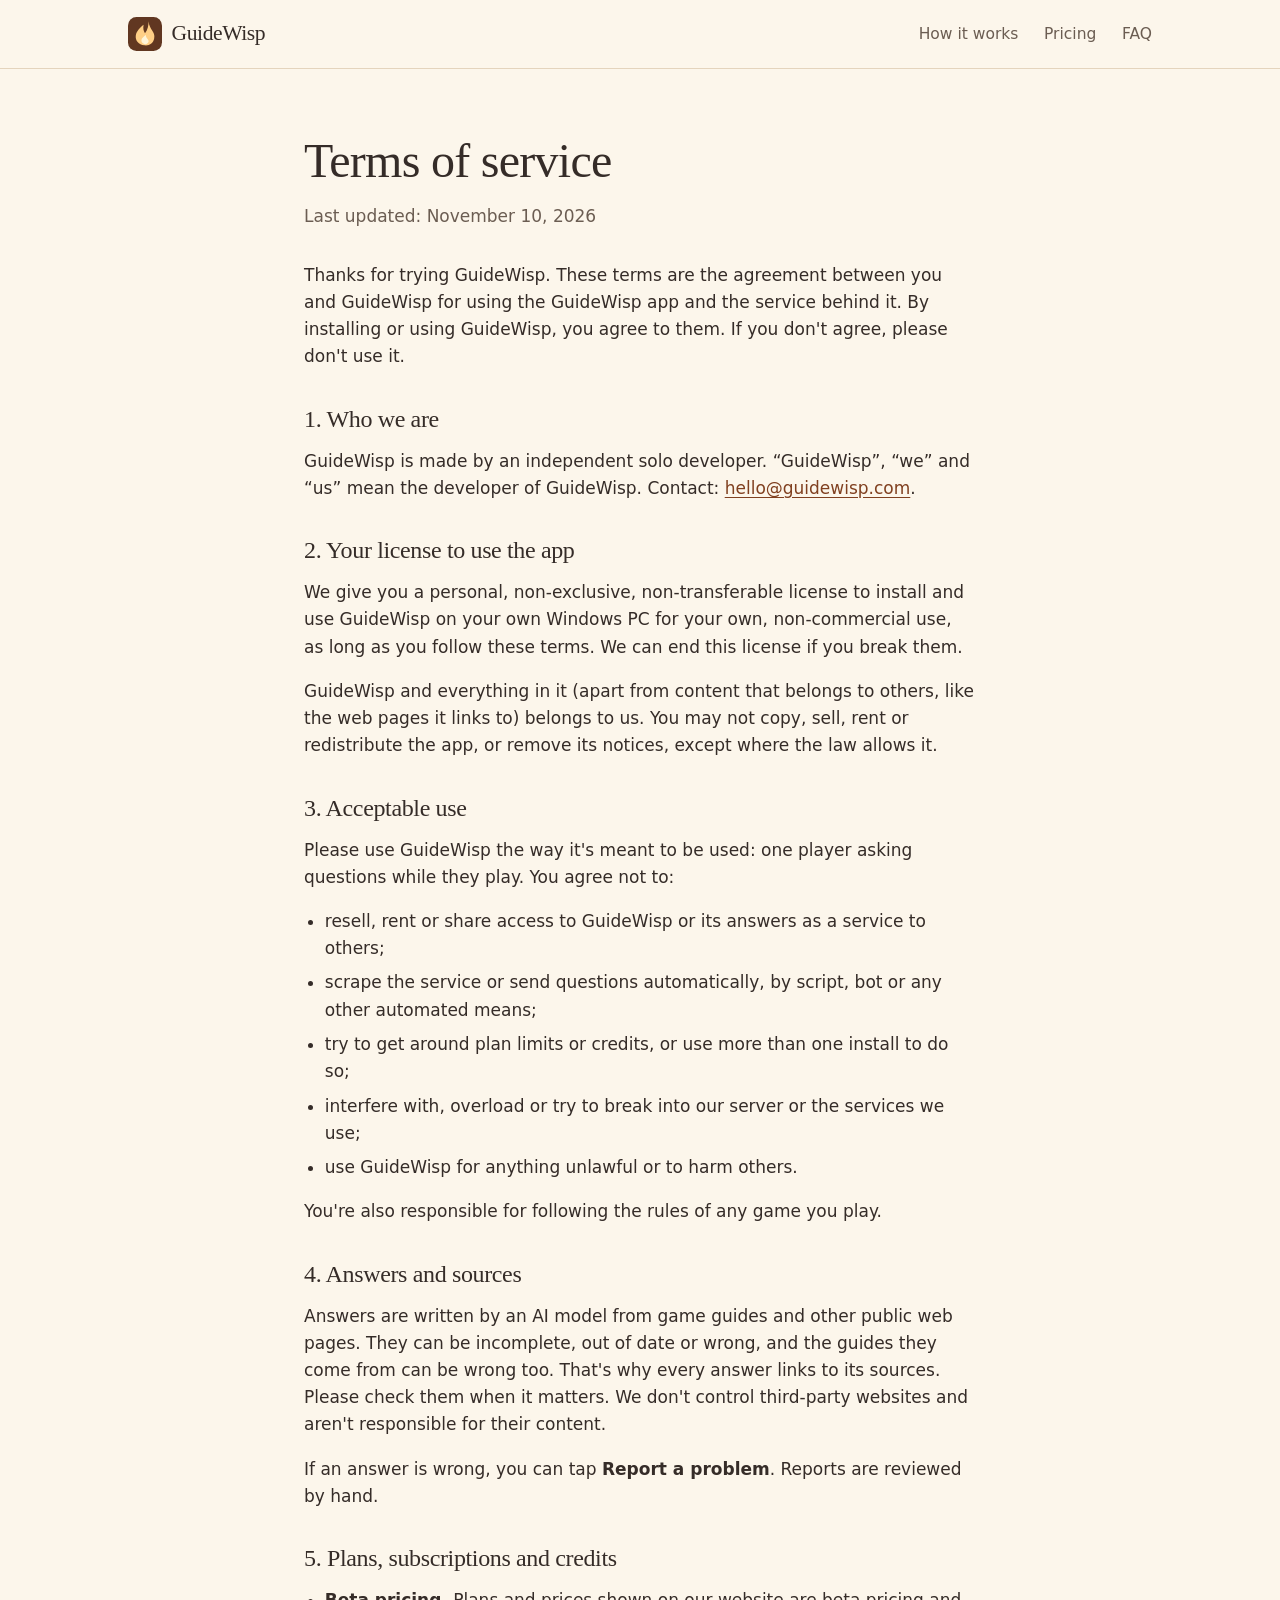
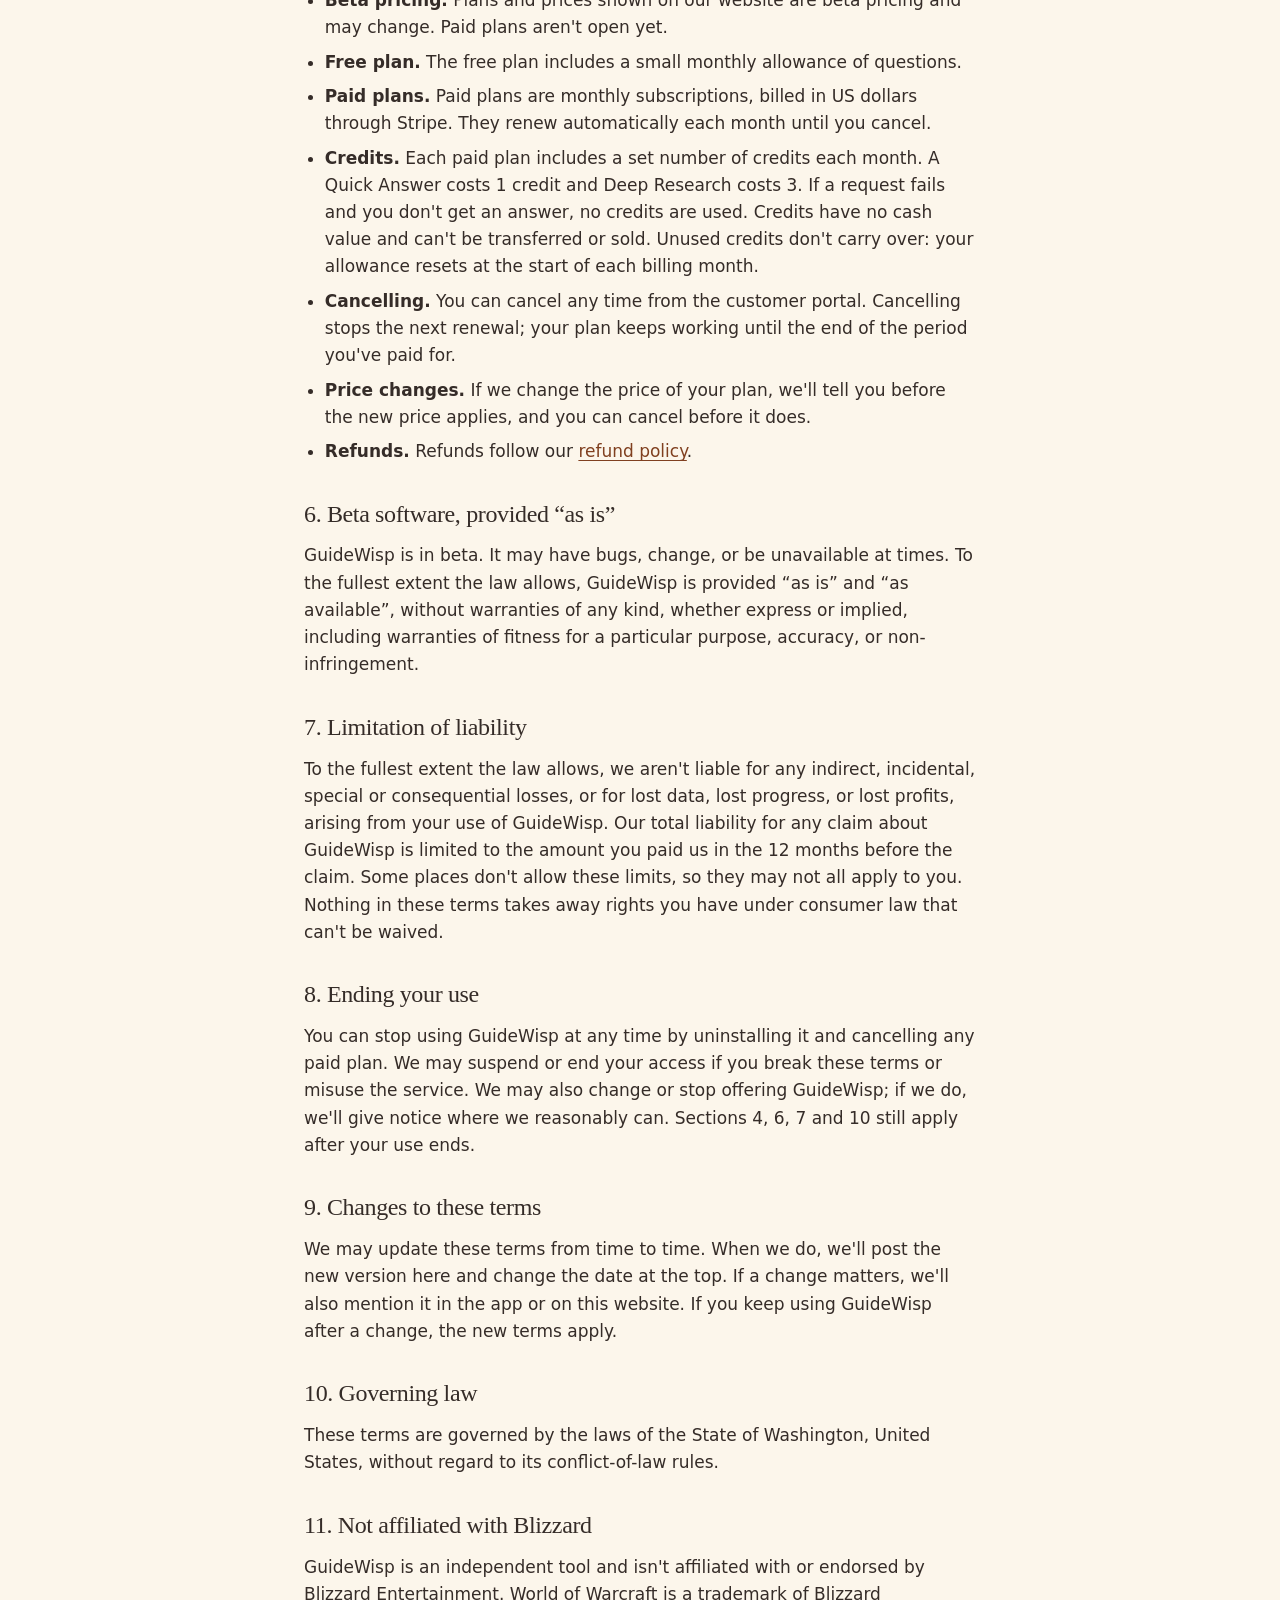
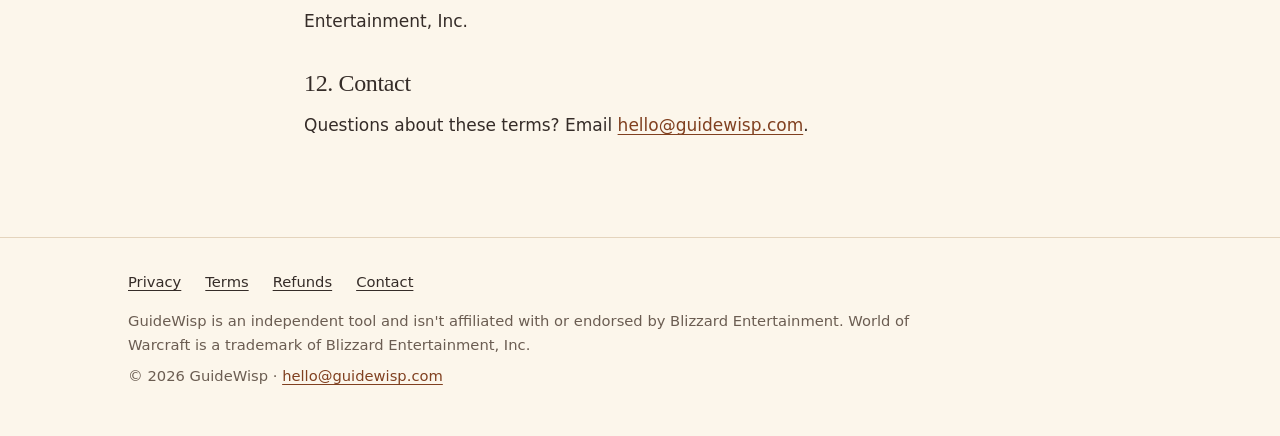
<file: terms.html>
<!doctype html>
<!-- Draft for Chris's review; not legal advice. -->
<html lang="en">
<head>
  <meta charset="utf-8">
  <meta name="viewport" content="width=device-width, initial-scale=1">
  <title>Terms of service · GuideWisp</title>
  <meta name="description" content="The terms for using the GuideWisp app, its plans and credits.">
  <meta name="color-scheme" content="light dark">
  <meta name="theme-color" content="#fcf6eb" media="(prefers-color-scheme: light)">
  <meta name="theme-color" content="#17110d" media="(prefers-color-scheme: dark)">
  <link rel="canonical" href="https://guidewisp.com/terms.html">
  <meta property="og:type" content="website">
  <meta property="og:site_name" content="GuideWisp">
  <meta property="og:title" content="GuideWisp terms of service">
  <meta property="og:description" content="The terms for using the GuideWisp app, its plans and credits.">
  <meta property="og:url" content="https://guidewisp.com/terms.html">
  <meta property="og:image" content="https://guidewisp.com/og-image.png">
  <meta name="twitter:card" content="summary_large_image">
  <link rel="icon" href="favicon.svg" type="image/svg+xml">
  <link rel="stylesheet" href="style.css">
</head>
<body>
  <a class="skip" href="#main">Skip to content</a>

  <header class="site-header">
    <div class="wrap">
      <a class="brand" href="index.html" aria-label="GuideWisp home">
        <img src="favicon.svg" alt="" width="34" height="34">
        GuideWisp
      </a>
      <nav class="site-nav" aria-label="Main">
        <a class="optional" href="index.html#how">How it works</a>
        <a href="index.html#pricing">Pricing</a>
        <a href="index.html#faq">FAQ</a>
      </nav>
    </div>
  </header>

  <main id="main" class="doc">
    <div class="wrap">
      <h1>Terms of service</h1>
      <p class="updated">Last updated: November 10, 2026</p>

      <p>Thanks for trying GuideWisp. These terms are the agreement between you and GuideWisp for using the GuideWisp app and the service behind it. By installing or using GuideWisp, you agree to them. If you don't agree, please don't use it.</p>

      <h2>1. Who we are</h2>
      <p>GuideWisp is made by an independent solo developer. &ldquo;GuideWisp&rdquo;, &ldquo;we&rdquo; and &ldquo;us&rdquo; mean the developer of GuideWisp. Contact: <a href="mailto:hello@guidewisp.com">hello@guidewisp.com</a>.</p>

      <h2>2. Your license to use the app</h2>
      <p>We give you a personal, non-exclusive, non-transferable license to install and use GuideWisp on your own Windows PC for your own, non-commercial use, as long as you follow these terms. We can end this license if you break them.</p>
      <p>GuideWisp and everything in it (apart from content that belongs to others, like the web pages it links to) belongs to us. You may not copy, sell, rent or redistribute the app, or remove its notices, except where the law allows it.</p>

      <h2>3. Acceptable use</h2>
      <p>Please use GuideWisp the way it's meant to be used: one player asking questions while they play. You agree not to:</p>
      <ul>
        <li>resell, rent or share access to GuideWisp or its answers as a service to others;</li>
        <li>scrape the service or send questions automatically, by script, bot or any other automated means;</li>
        <li>try to get around plan limits or credits, or use more than one install to do so;</li>
        <li>interfere with, overload or try to break into our server or the services we use;</li>
        <li>use GuideWisp for anything unlawful or to harm others.</li>
      </ul>
      <p>You're also responsible for following the rules of any game you play.</p>

      <h2>4. Answers and sources</h2>
      <p>Answers are written by an AI model from game guides and other public web pages. They can be incomplete, out of date or wrong, and the guides they come from can be wrong too. That's why every answer links to its sources. Please check them when it matters. We don't control third-party websites and aren't responsible for their content.</p>
      <p>If an answer is wrong, you can tap <strong>Report a problem</strong>. Reports are reviewed by hand.</p>

      <h2>5. Plans, subscriptions and credits</h2>
      <ul>
        <li><strong>Beta pricing.</strong> Plans and prices shown on our website are beta pricing and may change. Paid plans aren't open yet.</li>
        <li><strong>Free plan.</strong> The free plan includes a small monthly allowance of questions.</li>
        <li><strong>Paid plans.</strong> Paid plans are monthly subscriptions, billed in US dollars through Stripe. They renew automatically each month until you cancel.</li>
        <li><strong>Credits.</strong> Each paid plan includes a set number of credits each month. A Quick Answer costs 1 credit and Deep Research costs 3. If a request fails and you don't get an answer, no credits are used. Credits have no cash value and can't be transferred or sold. Unused credits don't carry over: your allowance resets at the start of each billing month.</li>
        <li><strong>Cancelling.</strong> You can cancel any time from the customer portal. Cancelling stops the next renewal; your plan keeps working until the end of the period you've paid for.</li>
        <li><strong>Price changes.</strong> If we change the price of your plan, we'll tell you before the new price applies, and you can cancel before it does.</li>
        <li><strong>Refunds.</strong> Refunds follow our <a href="refunds.html">refund policy</a>.</li>
      </ul>

      <h2>6. Beta software, provided &ldquo;as is&rdquo;</h2>
      <p>GuideWisp is in beta. It may have bugs, change, or be unavailable at times. To the fullest extent the law allows, GuideWisp is provided &ldquo;as is&rdquo; and &ldquo;as available&rdquo;, without warranties of any kind, whether express or implied, including warranties of fitness for a particular purpose, accuracy, or non-infringement.</p>

      <h2>7. Limitation of liability</h2>
      <p>To the fullest extent the law allows, we aren't liable for any indirect, incidental, special or consequential losses, or for lost data, lost progress, or lost profits, arising from your use of GuideWisp. Our total liability for any claim about GuideWisp is limited to the amount you paid us in the 12 months before the claim. Some places don't allow these limits, so they may not all apply to you. Nothing in these terms takes away rights you have under consumer law that can't be waived.</p>

      <h2>8. Ending your use</h2>
      <p>You can stop using GuideWisp at any time by uninstalling it and cancelling any paid plan. We may suspend or end your access if you break these terms or misuse the service. We may also change or stop offering GuideWisp; if we do, we'll give notice where we reasonably can. Sections 4, 6, 7 and 10 still apply after your use ends.</p>

      <h2>9. Changes to these terms</h2>
      <p>We may update these terms from time to time. When we do, we'll post the new version here and change the date at the top. If a change matters, we'll also mention it in the app or on this website. If you keep using GuideWisp after a change, the new terms apply.</p>

      <h2>10. Governing law</h2>
      <p>These terms are governed by the laws of the State of Washington, United States, without regard to its conflict-of-law rules.</p>

      <h2>11. Not affiliated with Blizzard</h2>
      <p>GuideWisp is an independent tool and isn't affiliated with or endorsed by Blizzard Entertainment. World of Warcraft is a trademark of Blizzard Entertainment, Inc.</p>

      <h2>12. Contact</h2>
      <p>Questions about these terms? Email <a href="mailto:hello@guidewisp.com">hello@guidewisp.com</a>.</p>
    </div>
  </main>

  <footer class="site-footer">
    <div class="wrap">
      <ul class="footer-links">
        <li><a href="privacy.html">Privacy</a></li>
        <li><a href="terms.html">Terms</a></li>
        <li><a href="refunds.html">Refunds</a></li>
        <li><a href="mailto:hello@guidewisp.com">Contact</a></li>
      </ul>
      <p>GuideWisp is an independent tool and isn't affiliated with or endorsed by Blizzard Entertainment. World of Warcraft is a trademark of Blizzard Entertainment, Inc.</p>
      <p>&copy; 2026 GuideWisp &middot; <a href="mailto:hello@guidewisp.com">hello@guidewisp.com</a></p>
    </div>
  </footer>
</body>
</html>
</file>
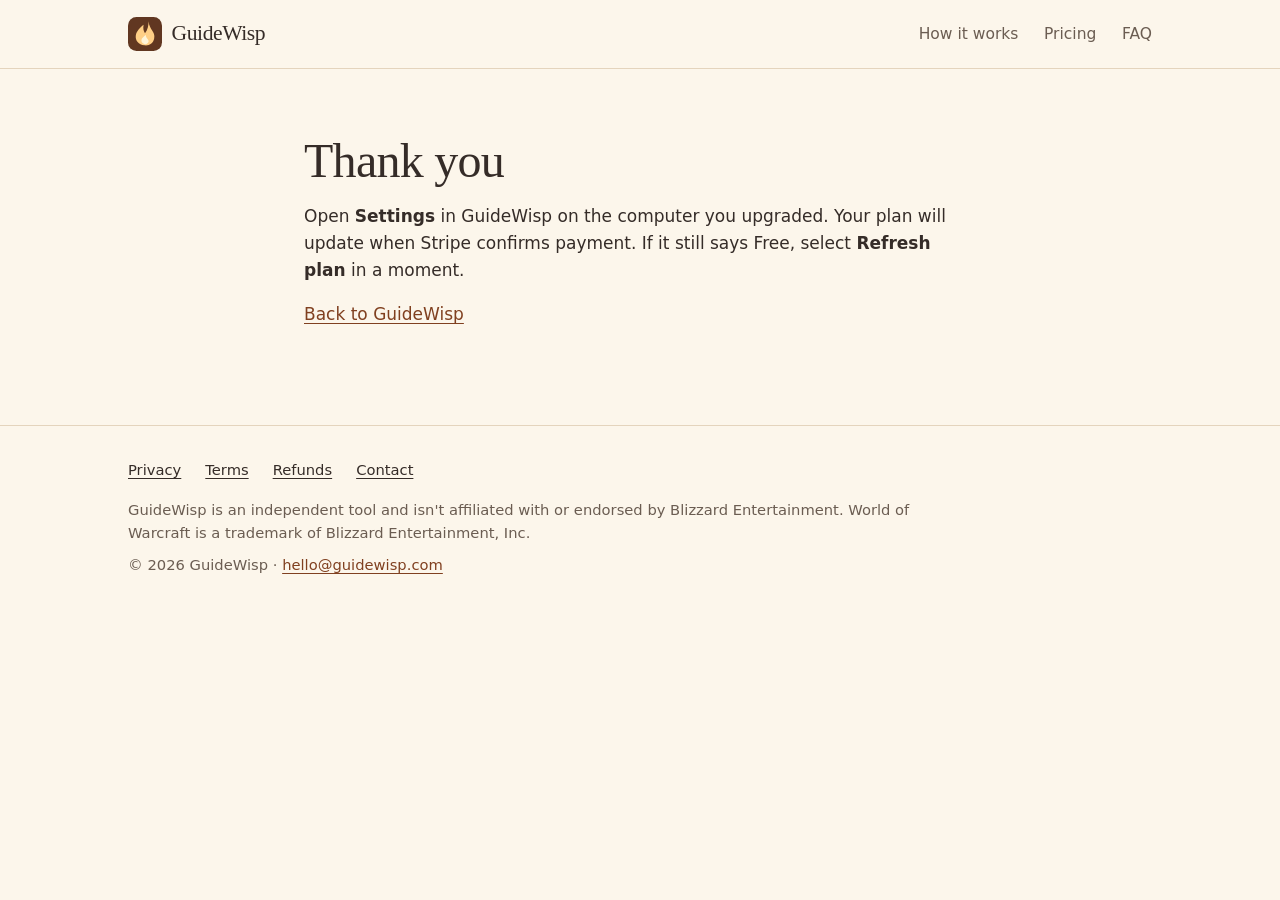
<file: thank-you.html>
<!doctype html>
<html lang="en">
<head>
  <meta charset="utf-8">
  <meta name="viewport" content="width=device-width, initial-scale=1">
  <title>Thank you · GuideWisp</title>
  <meta name="description" content="Return to GuideWisp to see your plan.">
  <meta name="color-scheme" content="light dark">
  <meta name="theme-color" content="#fcf6eb" media="(prefers-color-scheme: light)">
  <meta name="theme-color" content="#17110d" media="(prefers-color-scheme: dark)">
  <link rel="canonical" href="https://guidewisp.com/thank-you.html">
  <meta property="og:type" content="website">
  <meta property="og:site_name" content="GuideWisp">
  <meta property="og:title" content="Thank you · GuideWisp">
  <meta property="og:description" content="Return to GuideWisp to see your plan.">
  <meta property="og:url" content="https://guidewisp.com/thank-you.html">
  <meta property="og:image" content="https://guidewisp.com/og-image.png">
  <meta name="twitter:card" content="summary_large_image">
  <link rel="icon" href="favicon.svg" type="image/svg+xml">
  <link rel="stylesheet" href="style.css">
</head>
<body>
  <a class="skip" href="#main">Skip to content</a>

  <header class="site-header">
    <div class="wrap">
      <a class="brand" href="index.html" aria-label="GuideWisp home">
        <img src="favicon.svg" alt="" width="34" height="34">
        GuideWisp
      </a>
      <nav class="site-nav" aria-label="Main">
        <a class="optional" href="index.html#how">How it works</a>
        <a href="index.html#pricing">Pricing</a>
        <a href="index.html#faq">FAQ</a>
      </nav>
    </div>
  </header>

  <main id="main" class="doc">
    <div class="wrap">
      <h1>Thank you</h1>
      <p>Open <strong>Settings</strong> in GuideWisp on the computer you upgraded. Your plan will update when Stripe confirms payment. If it still says Free, select <strong>Refresh plan</strong> in a moment.</p>
      <p><a href="index.html">Back to GuideWisp</a></p>
    </div>
  </main>

  <footer class="site-footer">
    <div class="wrap">
      <ul class="footer-links">
        <li><a href="privacy.html">Privacy</a></li>
        <li><a href="terms.html">Terms</a></li>
        <li><a href="refunds.html">Refunds</a></li>
        <li><a href="mailto:hello@guidewisp.com">Contact</a></li>
      </ul>
      <p>GuideWisp is an independent tool and isn't affiliated with or endorsed by Blizzard Entertainment. World of Warcraft is a trademark of Blizzard Entertainment, Inc.</p>
      <p>&copy; 2026 GuideWisp &middot; <a href="mailto:hello@guidewisp.com">hello@guidewisp.com</a></p>
    </div>
  </footer>
</body>
</html>
</file>
<file: style.css>
/* GuideWisp site: plain CSS, system fonts, light and dark. */

:root {
  color-scheme: light dark;
  --bg: #fcf6eb;
  --bg-soft: #f6ecdc;
  --card: #fffaf1;
  --line: #e4d4bd;
  --text: #352c28;
  --muted: #6b5d52;
  --accent: #804020;
  --accent-strong: #613721;
  --on-accent: #fff5d9;
  --flame: #ffcf86;
  --highlight: #fbe3b8;
  --shadow: 0 1px 2px rgb(60 35 20 / 0.06), 0 8px 24px rgb(60 35 20 / 0.08);
  --serif: Georgia, "Palatino Linotype", "Book Antiqua", Palatino, "TeX Gyre Pagella", serif;
  --sans: system-ui, -apple-system, "Segoe UI", Roboto, "Helvetica Neue", Arial, sans-serif;
  --radius: 14px;
  --wrap: 68rem;
}

@media (prefers-color-scheme: dark) {
  :root {
    --bg: #17110d;
    --bg-soft: #1f1712;
    --card: #241b15;
    --line: #3d2f25;
    --text: #f1e6d4;
    --muted: #bba995;
    --accent: #ffcf86;
    --accent-strong: #ffcf86;
    --on-accent: #2a1a10;
    --highlight: #4a3420;
    --shadow: 0 1px 2px rgb(0 0 0 / 0.3), 0 10px 30px rgb(0 0 0 / 0.35);
  }
}

*, *::before, *::after { box-sizing: border-box; }

html {
  -webkit-text-size-adjust: 100%;
  scroll-behavior: smooth;
}

body {
  margin: 0;
  background: var(--bg);
  color: var(--text);
  font: 1.0625rem/1.6 var(--sans);
  overflow-wrap: break-word;
}

img, svg { max-width: 100%; height: auto; }

a { color: var(--accent); text-underline-offset: 0.2em; }
a:hover { text-decoration-thickness: 2px; }

:focus-visible {
  outline: 2px solid var(--accent);
  outline-offset: 3px;
  border-radius: 4px;
}

h1, h2, h3 {
  font-family: var(--serif);
  font-weight: 500;
  line-height: 1.15;
  letter-spacing: -0.015em;
  margin: 0 0 0.6em;
}

h2 { font-size: clamp(1.75rem, 4.2vw, 2.4rem); }
h3 { font-size: 1.3rem; }
p { margin: 0 0 1em; }

.wrap {
  width: 100%;
  max-width: var(--wrap);
  margin: 0 auto;
  padding: 0 clamp(1rem, 4vw, 2rem);
}

.skip {
  position: absolute;
  left: -999px;
  top: 0.5rem;
  padding: 0.5rem 0.9rem;
  background: var(--card);
  border-radius: 8px;
  z-index: 10;
}
.skip:focus { left: 0.5rem; }

/* ---------- header ---------- */

.site-header {
  border-bottom: 1px solid var(--line);
}
.site-header .wrap {
  display: flex;
  align-items: center;
  justify-content: space-between;
  gap: 1rem;
  min-height: 4.25rem;
}
.brand {
  display: inline-flex;
  align-items: center;
  gap: 0.6rem;
  color: var(--text);
  text-decoration: none;
  font: 500 1.35rem/1 var(--serif);
  letter-spacing: -0.02em;
}
.brand img { width: 34px; height: 34px; }
.site-nav {
  display: flex;
  align-items: center;
  gap: clamp(0.75rem, 2.5vw, 1.6rem);
  font-size: 0.97rem;
}
.site-nav a { color: var(--muted); text-decoration: none; }
.site-nav a:hover { color: var(--text); }
@media (max-width: 560px) {
  .site-nav .optional { display: none; }
}

/* ---------- buttons ---------- */

.button {
  display: inline-flex;
  align-items: center;
  justify-content: center;
  gap: 0.55rem;
  padding: 0.85rem 1.35rem;
  border-radius: 999px;
  background: var(--accent-strong);
  color: var(--on-accent);
  font-weight: 650;
  text-decoration: none;
  line-height: 1.2;
  text-align: center;
  box-shadow: var(--shadow);
}
.button:hover { filter: brightness(1.08); }
.button[aria-disabled="true"] { cursor: default; }
.button[aria-disabled="true"]:hover { filter: none; }
.button svg { width: 1.1em; height: 1.1em; flex: none; }
.button.quiet {
  background: transparent;
  color: var(--text);
  box-shadow: none;
  border: 1px solid var(--line);
}

/* ---------- hero ---------- */

.hero { padding: clamp(2.5rem, 7vw, 5rem) 0 clamp(2.5rem, 6vw, 4.5rem); }
.hero .wrap {
  display: grid;
  grid-template-columns: minmax(0, 1.05fr) minmax(0, 1fr);
  gap: clamp(2rem, 5vw, 4rem);
  align-items: center;
}
@media (max-width: 860px) {
  .hero .wrap { grid-template-columns: minmax(0, 1fr); }
}
.hero-logo { width: 64px; height: 64px; display: block; margin-bottom: 1.25rem; }
.badge {
  display: inline-block;
  margin-bottom: 1rem;
  padding: 0.3rem 0.8rem;
  border-radius: 999px;
  background: var(--highlight);
  color: var(--text);
  font-size: 0.9rem;
  font-weight: 600;
}
.hero h1 {
  font-size: clamp(2.4rem, 6.5vw, 4rem);
  line-height: 1.05;
  letter-spacing: -0.03em;
  margin-bottom: 0.45em;
}
.hero h1 span { display: block; color: var(--accent); }
.lede {
  font-size: clamp(1.1rem, 2.4vw, 1.25rem);
  color: var(--muted);
  max-width: 34rem;
}
.cta-row {
  display: flex;
  flex-wrap: wrap;
  align-items: center;
  gap: 0.75rem 1.25rem;
  margin-top: 1.75rem;
}
.cta-note { color: var(--muted); font-size: 0.95rem; margin: 0; }

/* ---------- overlay mock (always dark, like the app) ---------- */

.scene {
  position: relative;
  border-radius: 20px;
  padding: clamp(1.25rem, 4vw, 2.25rem) clamp(2rem, 6vw, 3.25rem) clamp(1.25rem, 4vw, 2.25rem) clamp(1rem, 4vw, 2rem);
  background:
    radial-gradient(120% 90% at 15% 10%, #6b3d22 0%, transparent 60%),
    radial-gradient(90% 80% at 90% 100%, #2c3a33 0%, transparent 65%),
    linear-gradient(160deg, #3a2618, #1b1410);
  box-shadow: var(--shadow);
  overflow: hidden;
}
.scene::before {
  /* soft "game is running behind" haze, abstract only */
  content: "";
  position: absolute;
  inset: auto -10% -30% -10%;
  height: 60%;
  background: radial-gradient(60% 60% at 50% 100%, rgb(255 207 134 / 0.16), transparent 70%);
  pointer-events: none;
}
.edge-tab {
  position: absolute;
  right: 0;
  top: 50%;
  transform: translateY(-50%);
  width: clamp(1.1rem, 3vw, 1.5rem);
  height: 4.5rem;
  border-radius: 10px 0 0 10px;
  background: #241b15;
  border: 1px solid #8a6a22;
  border-right: 0;
  display: grid;
  place-items: center;
}
.edge-tab img { width: 70%; height: auto; }

.overlay {
  position: relative;
  max-width: 25rem;
  margin: 0 auto;
  border: 1px solid #8a6a22;
  border-radius: 12px;
  background: #15171c;
  color: #ece8de;
  font: 0.875rem/1.45 "Segoe UI", system-ui, sans-serif;
  box-shadow: 0 18px 40px rgb(0 0 0 / 0.45);
  overflow: hidden;
}
.ov-bar {
  display: flex;
  align-items: center;
  gap: 0.5rem;
  padding: 0.5rem 0.75rem;
  background: linear-gradient(#20242c, #1a1d23);
  border-bottom: 1px solid #2f3440;
}
.ov-bar img { width: 18px; height: 18px; }
.ov-name { font-weight: 600; letter-spacing: 0.02em; }
.ov-chip {
  font-size: 0.7rem;
  line-height: 1;
  padding: 0.3rem 0.4rem;
  border-radius: 4px;
  background: #252933;
  color: #e8b43c;
  white-space: nowrap;
}
.ov-dots { margin-left: auto; color: #9aa0ab; letter-spacing: 0.25em; font-size: 0.8rem; }
.ov-body { padding: 0.8rem; display: grid; gap: 0.65rem; }
.ov-q {
  justify-self: end;
  max-width: 88%;
  padding: 0.5rem 0.7rem;
  border-radius: 10px 10px 2px 10px;
  background: #252933;
}
.ov-a {
  padding: 0.7rem 0.8rem;
  border-radius: 10px;
  background: #1c1f26;
  border: 1px solid #2f3440;
}
.ov-a p { margin: 0 0 0.55rem; }
.ov-a strong { color: #fff; }
.ov-hint {
  padding: 0.45rem 0.6rem;
  border-left: 2px solid #e8b43c;
  background: #20232b;
  border-radius: 0 6px 6px 0;
  color: #d9d4c8;
}
.ov-hint b { color: #e8b43c; font-weight: 600; }
.ov-sources { display: flex; flex-wrap: wrap; gap: 0.4rem; margin-top: 0.6rem; }
.ov-source {
  display: inline-flex;
  align-items: center;
  gap: 0.3rem;
  padding: 0.2rem 0.5rem;
  border-radius: 999px;
  border: 1px solid #2f3440;
  background: #15171c;
  color: #9cc7ff;
  font-size: 0.75rem;
}
.ov-source span { color: #9aa0ab; }
.ov-actions {
  display: flex;
  flex-wrap: wrap;
  align-items: center;
  justify-content: space-between;
  gap: 0.5rem;
  margin-top: 0.7rem;
}
.ov-find {
  padding: 0.35rem 0.7rem;
  border-radius: 6px;
  background: #e8b43c;
  color: #1a1408;
  font-weight: 650;
  font-size: 0.8rem;
}
.ov-copied { color: #9aa0ab; font-size: 0.72rem; font-family: ui-monospace, Consolas, monospace; }
.ov-report { color: #9aa0ab; font-size: 0.75rem; text-decoration: underline; text-underline-offset: 0.2em; }
.ov-input {
  margin: 0 0.8rem 0.8rem;
  padding: 0.5rem 0.7rem;
  border: 1px solid #2f3440;
  border-radius: 8px;
  background: #1c1f26;
  color: #9aa0ab;
}
.scene-caption {
  text-align: center;
  color: var(--muted);
  font-size: 0.9rem;
  margin: 0.8rem 0 0;
}

/* ---------- sections ---------- */

.section { padding: clamp(3rem, 7vw, 5rem) 0; }
.section.soft { background: var(--bg-soft); border-block: 1px solid var(--line); }
.section-intro { max-width: 40rem; color: var(--muted); margin-bottom: 2rem; }

.steps {
  list-style: none;
  margin: 0;
  padding: 0;
  display: grid;
  grid-template-columns: repeat(3, minmax(0, 1fr));
  gap: 1.25rem;
  counter-reset: step;
}
@media (max-width: 760px) {
  .steps { grid-template-columns: minmax(0, 1fr); }
}
.steps li {
  counter-increment: step;
  padding: 1.4rem;
  background: var(--card);
  border: 1px solid var(--line);
  border-radius: var(--radius);
}
.steps li::before {
  content: counter(step);
  display: grid;
  place-items: center;
  width: 2.2rem;
  height: 2.2rem;
  margin-bottom: 0.9rem;
  border-radius: 50%;
  background: var(--accent-strong);
  color: var(--on-accent);
  font: 600 1.05rem/1 var(--serif);
}
.steps p { margin: 0; color: var(--muted); }

kbd {
  display: inline-block;
  padding: 0.05rem 0.4rem;
  border: 1px solid var(--line);
  border-bottom-width: 2px;
  border-radius: 5px;
  background: var(--bg);
  font: 0.85em/1.4 ui-monospace, Consolas, monospace;
  white-space: nowrap;
}
code {
  font: 0.9em ui-monospace, Consolas, monospace;
  padding: 0.05rem 0.3rem;
  border-radius: 4px;
  background: var(--highlight);
}

.features {
  display: grid;
  grid-template-columns: repeat(auto-fit, minmax(min(100%, 17rem), 1fr));
  gap: 1rem 2rem;
  margin: 0;
  padding: 0;
  list-style: none;
}
.features li { padding-left: 1.6rem; position: relative; }
.features li::before {
  content: "";
  position: absolute;
  left: 0;
  top: 0.55em;
  width: 0.65rem;
  height: 0.65rem;
  border-radius: 50% 50% 50% 0;
  transform: rotate(-45deg);
  background: var(--accent);
}
.features strong { display: block; }
.features span { color: var(--muted); }

.two-col {
  display: grid;
  grid-template-columns: repeat(2, minmax(0, 1fr));
  gap: 1.25rem;
}
@media (max-width: 760px) {
  .two-col { grid-template-columns: minmax(0, 1fr); }
}
.panel {
  padding: 1.5rem;
  background: var(--card);
  border: 1px solid var(--line);
  border-radius: var(--radius);
}
.panel ul { margin: 0; padding-left: 1.2rem; }
.panel li { margin-bottom: 0.6rem; }
.panel li:last-child { margin-bottom: 0; }
.panel li span { color: var(--muted); }
.panel.wont { background: transparent; border-style: dashed; }

.editions {
  display: flex;
  flex-wrap: wrap;
  gap: 0.6rem;
  margin: 0;
  padding: 0;
  list-style: none;
}
.editions li {
  padding: 0.5rem 0.95rem;
  border-radius: 999px;
  background: var(--card);
  border: 1px solid var(--line);
  font-weight: 550;
}

/* ---------- pricing ---------- */

.notice {
  display: inline-block;
  margin-bottom: 1.5rem;
  padding: 0.35rem 0.85rem;
  border-radius: 8px;
  background: var(--highlight);
  font-weight: 600;
  font-size: 0.95rem;
}
.plans {
  display: grid;
  grid-template-columns: repeat(3, minmax(0, 1fr));
  gap: 1.25rem;
  align-items: stretch;
}
@media (max-width: 860px) {
  .plans { grid-template-columns: minmax(0, 1fr); max-width: 30rem; }
}
.plan {
  display: flex;
  flex-direction: column;
  padding: 1.6rem;
  background: var(--card);
  border: 1px solid var(--line);
  border-radius: var(--radius);
}
.plan.featured { border: 2px solid var(--accent); }
.plan h3 { margin-bottom: 0.3rem; }
.price { font: 500 2.3rem/1.1 var(--serif); margin: 0.2rem 0 0.25rem; }
.price small { font: 400 1rem var(--sans); color: var(--muted); }
.plan .allowance { font-weight: 600; margin-bottom: 0.4rem; }
.plan p { color: var(--muted); }
.plan .price, .plan .allowance { color: var(--text); }
.plan .plan-cta { margin-top: auto; padding-top: 0.75rem; }
.plan .plan-cta .button { width: 100%; }
.soon {
  display: block;
  width: 100%;
  padding: 0.8rem 1rem;
  border-radius: 999px;
  border: 1px dashed var(--line);
  color: var(--muted);
  text-align: center;
  font-weight: 600;
}
.credit-notes {
  margin-top: 1.75rem;
  display: grid;
  grid-template-columns: repeat(auto-fit, minmax(min(100%, 15rem), 1fr));
  gap: 1rem 2rem;
  color: var(--muted);
}
.credit-notes p { margin: 0; }
.credit-notes strong { color: var(--text); }

/* ---------- FAQ ---------- */

.faq { max-width: 46rem; }
.faq details {
  border-bottom: 1px solid var(--line);
}
.faq details:first-of-type { border-top: 1px solid var(--line); }
.faq summary {
  cursor: pointer;
  list-style: none;
  padding: 1.1rem 2rem 1.1rem 0;
  position: relative;
  font-weight: 600;
  font-size: 1.08rem;
}
.faq summary::-webkit-details-marker { display: none; }
.faq summary::after {
  content: "+";
  position: absolute;
  right: 0.25rem;
  top: 50%;
  transform: translateY(-50%);
  font: 400 1.5rem/1 var(--sans);
  color: var(--accent);
}
.faq details[open] summary::after { content: "\2212"; }
.faq details > div { padding: 0 0 1.2rem; color: var(--muted); }
.faq details > div p:last-child { margin-bottom: 0; }

/* ---------- footer ---------- */

.site-footer {
  border-top: 1px solid var(--line);
  padding: 2rem 0 2.5rem;
  color: var(--muted);
  font-size: 0.92rem;
}
.footer-links {
  display: flex;
  flex-wrap: wrap;
  gap: 0.5rem 1.5rem;
  margin: 0 0 1rem;
  padding: 0;
  list-style: none;
}
.footer-links a { color: var(--text); }
.site-footer p { margin: 0 0 0.5rem; max-width: 52rem; }

.placeholder {
  background: #ffe066;
  color: #3a2a00;
  padding: 0 0.25rem;
  border-radius: 3px;
  font-weight: 700;
}

/* ---------- policy pages ---------- */

.doc { padding: clamp(2.5rem, 6vw, 4rem) 0 clamp(3rem, 7vw, 5rem); }
.doc .wrap { max-width: 46rem; }
.doc h1 { font-size: clamp(2.2rem, 6vw, 3rem); margin-bottom: 0.3em; }
.doc .updated { color: var(--muted); margin-bottom: 2rem; }
.doc h2 { font-size: 1.5rem; margin-top: 2.2rem; }
.doc ul { padding-left: 1.3rem; margin: 0 0 1em; }
.doc li { margin-bottom: 0.45rem; }
.doc .summary {
  padding: 1.2rem 1.4rem;
  background: var(--card);
  border: 1px solid var(--line);
  border-radius: var(--radius);
  margin-bottom: 1.5rem;
}
.doc .summary ul { margin: 0; }
.table-wrap { overflow-x: auto; margin-bottom: 1em; }
.doc table { border-collapse: collapse; width: 100%; font-size: 0.95rem; }
.doc th, .doc td { text-align: left; vertical-align: top; padding: 0.6rem 0.7rem; border-bottom: 1px solid var(--line); }
.doc th { font-weight: 650; }

@media (prefers-reduced-motion: reduce) {
  html { scroll-behavior: auto; }
}
</file>
